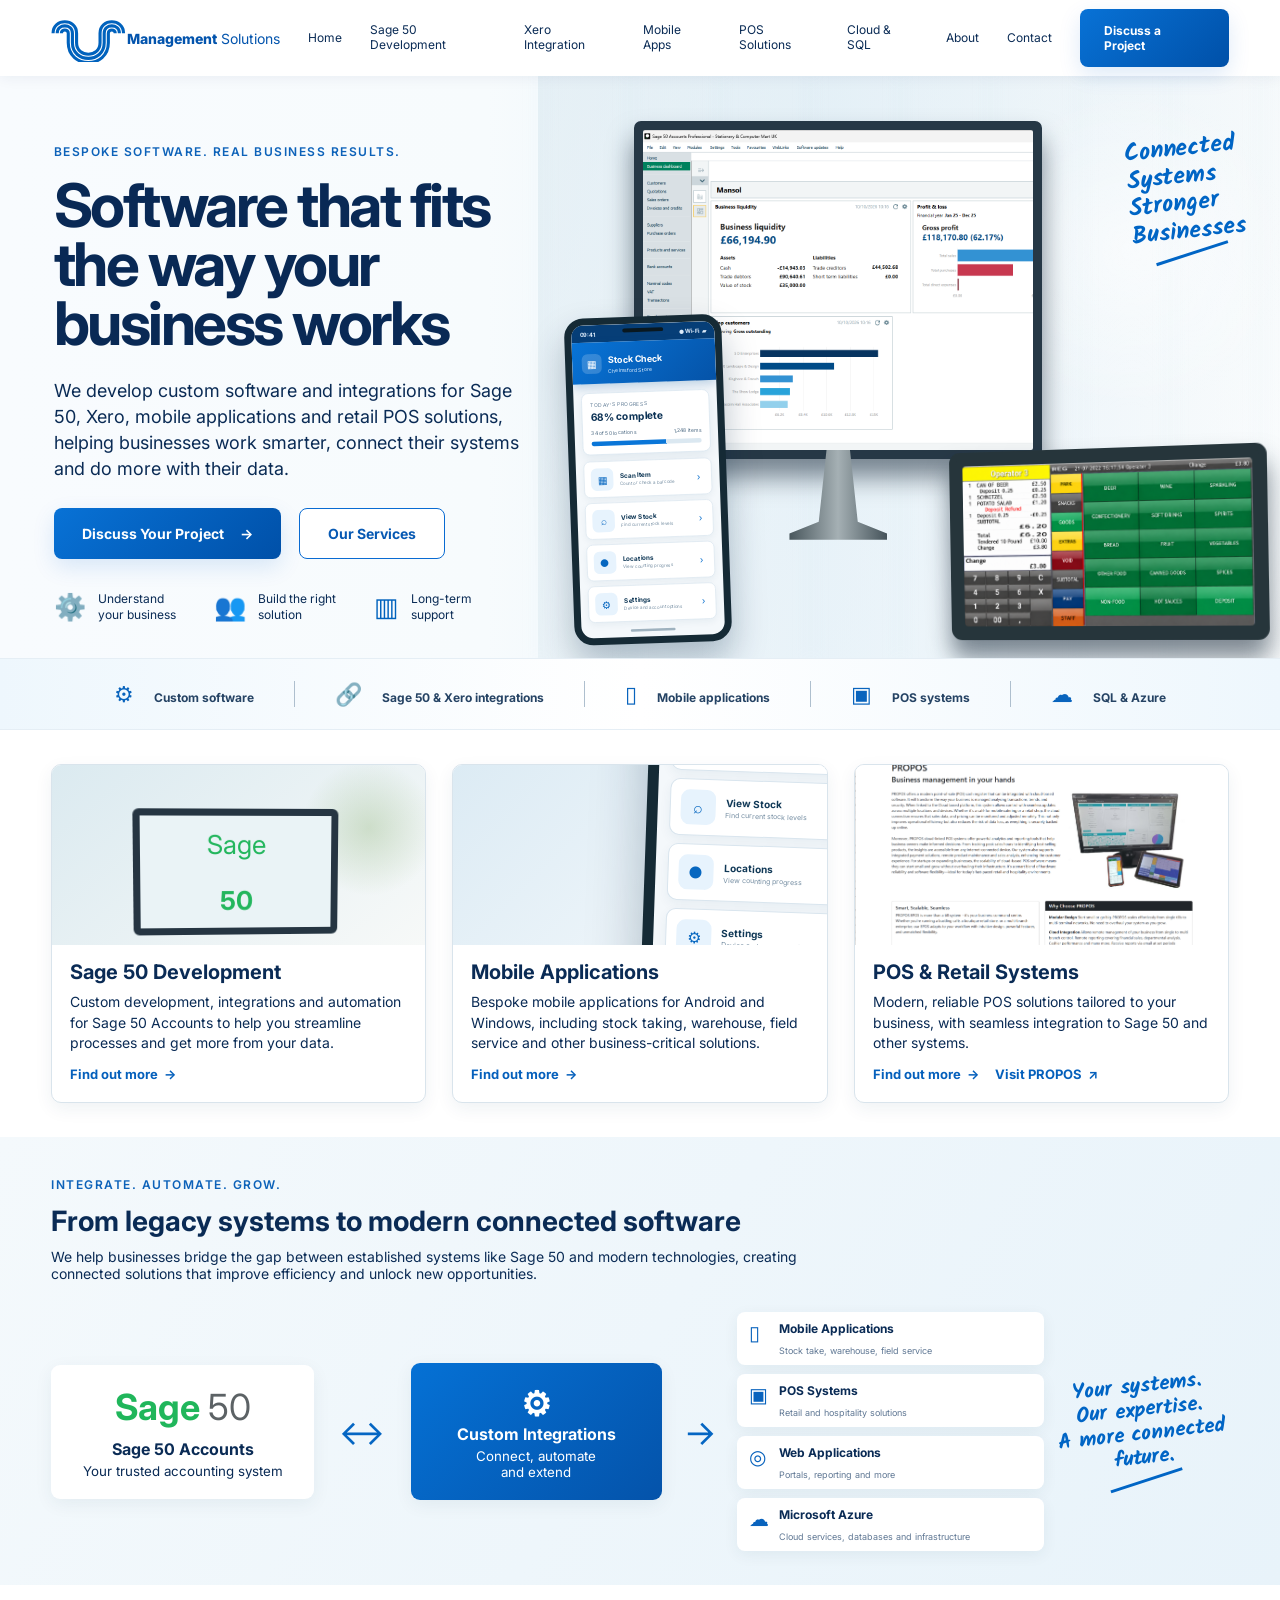
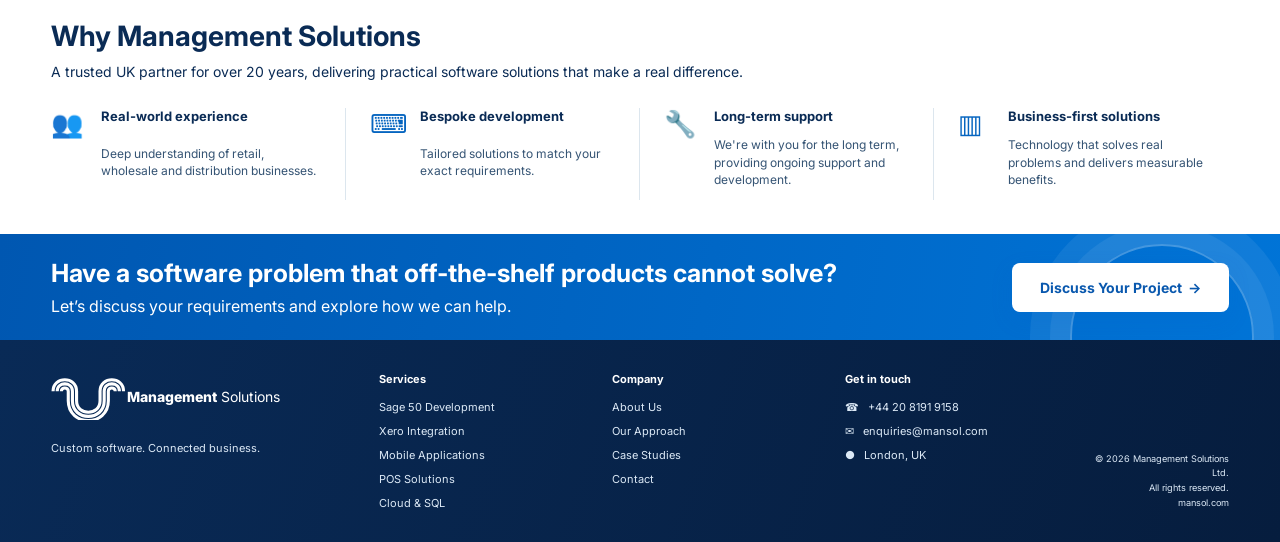
<file: index.html>
<!doctype html>
<html lang="en">
<head>
  <meta charset="utf-8">
  <meta name="viewport" content="width=device-width,initial-scale=1">
  <meta name="description" content="Management Solutions builds connected Sage 50 integrations, mobile applications and retail POS software for UK businesses.">
  <title>Management Solutions | Connected business software</title>
  <link rel="preconnect" href="https://fonts.googleapis.com">
  <link rel="preconnect" href="https://fonts.gstatic.com" crossorigin>
  <link href="https://fonts.googleapis.com/css2?family=Inter:wght@400;500;600;700;800&family=Kalam:wght@400;700&display=swap" rel="stylesheet">
  <link rel="stylesheet" href="styles.css"><link rel="stylesheet" href="home-pos.css"><link rel="stylesheet" href="mobile-screen.css"><link rel="stylesheet" href="home-mobile.css">
</head>
<body>
  <header class="site-header">
    <a class="brand" href="#top" aria-label="Management Solutions home">
      <svg class="brand-mark" viewBox="0 0 110 54" aria-hidden="true"><path d="M3 20c0-22 34-22 34 0v14c0 22 34 22 34 0V20c0-22 34-22 34 0"/><path d="M9 20c0-14 22-14 22 0v14c0 30 46 30 46 0V20c0-14 22-14 22 0"/><path d="M15 20c0-6 10-6 10 0v14c0 38 58 38 58 0V20c0-6 10-6 10 0"/></svg>
      <span><b>Management</b> Solutions</span>
    </a>
    <button class="menu-toggle" aria-expanded="false" aria-controls="main-nav"><span></span><span></span><span></span><span class="sr-only">Menu</span></button>
    <nav id="main-nav" class="main-nav" aria-label="Main navigation">
      <a class="active" href="index.html">Home</a><a href="sage-50-development.html">Sage 50 Development</a><a href="xero-integration.html">Xero Integration</a><a href="mobile-apps.html">Mobile Apps</a><a href="pos-solutions.html">POS Solutions</a><a href="cloud-sql.html">Cloud &amp; SQL</a><a href="about.html">About</a><a href="contact.html">Contact</a>
    </nav>
    <a class="button header-cta" href="discuss-project.html">Discuss a Project</a>
  </header>

  <main id="top">
    <section class="hero">
      <div class="hero-copy">
        <p class="eyebrow">Bespoke software. Real business results.</p>
        <h1>Software that fits<br>the way your<br>business works</h1>
        <p class="lead">We develop custom software and integrations for Sage 50, Xero, mobile applications and retail POS solutions, helping businesses work smarter, connect their systems and do more with their data.</p>
        <div class="actions"><a class="button" href="discuss-project.html">Discuss Your Project <span>→</span></a><a class="button button-outline" href="#services">Our Services</a></div>
        <div class="hero-points"><span>⚙️ <small>Understand<br>your business</small></span><span>👥 <small>Build the right<br>solution</small></span><span>▥ <small>Long-term<br>support</small></span></div>
      </div>
      <div class="hero-visual" aria-label="Connected software on desktop, mobile and retail devices">
        <div class="monitor sage-dashboard-monitor"><img src="sage-50-dashboard.png" alt="Sage 50 Accounts Professional business dashboard" width="1841" height="880"><div class="stand"></div></div>
        <div class="phone-symbol mobile-preview home-mobile-device" aria-label="Stock Check mobile application"><div class="mobile-status"><span>09:41</span><span>● Wi-Fi&nbsp; ▰</span></div><div class="mobile-appbar"><i>▦</i><div><strong>Stock Check</strong><small>Chelmsford Store</small></div></div><div class="mobile-summary"><small>Today’s progress</small><b>68% complete</b><div class="mobile-progress"><span>34 of 50 locations</span><span>1,248 items</span><i></i></div></div><div class="mobile-actions"><div class="mobile-action"><i>▦</i><div><strong>Scan Item</strong><small>Count or check a barcode</small></div><em>›</em></div><div class="mobile-action"><i>⌕</i><div><strong>View Stock</strong><small>Find current stock levels</small></div><em>›</em></div><div class="mobile-action"><i>●</i><div><strong>Locations</strong><small>View counting progress</small></div><em>›</em></div><div class="mobile-action"><i>⚙</i><div><strong>Settings</strong><small>Device and account options</small></div><em>›</em></div></div><div class="mobile-homebar"></div></div>
        <div class="pos home-pos-terminal"><img src="pos-terminal-english-v3.png" alt="English-language POS terminal screen" width="1673" height="940"></div>
        <p class="scribble hero-note">Connected<br>Systems<br>Stronger<br>Businesses <i></i></p>
      </div>
    </section>

    <div class="service-strip"><span>⚙ <b>Custom software</b></span><span>🔗 <b>Sage 50 &amp; Xero integrations</b></span><span>▯ <b>Mobile applications</b></span><span>▣ <b>POS systems</b></span><span>☁ <b>SQL &amp; Azure</b></span></div>

    <section id="services" class="section services">
      <article><div class="card-art sage-art"><div class="laptop"><span>Sage <b>50</b></span></div></div><div class="card-copy"><h2>Sage 50 Development</h2><p>Custom development, integrations and automation for Sage 50 Accounts to help you streamline processes and get more from your data.</p><a href="sage-50-development.html">Find out more &nbsp;→</a></div></article>
      <article><div class="card-art mobile-art stock-preview-art"><div class="phone-symbol mobile-preview card-mobile-device" aria-label="Stock Check mobile application preview"><div class="mobile-status"><span>09:41</span><span>● Wi-Fi&nbsp; ▰</span></div><div class="mobile-appbar"><i>▦</i><div><strong>Stock Check</strong><small>Chelmsford Store</small></div></div><div class="mobile-summary"><small>Today’s progress</small><b>68% complete</b><div class="mobile-progress"><span>34 of 50 locations</span><span>1,248 items</span><i></i></div></div><div class="mobile-actions"><div class="mobile-action"><i>▦</i><div><strong>Scan Item</strong><small>Count or check a barcode</small></div><em>›</em></div><div class="mobile-action"><i>⌕</i><div><strong>View Stock</strong><small>Find current stock levels</small></div><em>›</em></div><div class="mobile-action"><i>●</i><div><strong>Locations</strong><small>View counting progress</small></div><em>›</em></div><div class="mobile-action"><i>⚙</i><div><strong>Settings</strong><small>Device and account options</small></div><em>›</em></div></div><div class="mobile-homebar"></div></div></div><div class="card-copy"><h2>Mobile Applications</h2><p>Bespoke mobile applications for Android and Windows, including stock taking, warehouse, field service and other business-critical solutions.</p><a href="mobile-apps.html">Find out more &nbsp;→</a></div></article>
      <article><a class="card-art pos-art pos-photo propos-card-link" href="https://propos.co.uk" target="_blank" rel="noopener noreferrer" aria-label="Visit the PROPOS website"><img src="propos-pos-retail.png" alt="PROPOS cloud-connected POS and retail management systems" width="1607" height="1051"></a><div class="card-copy"><h2>POS &amp; Retail Systems</h2><p>Modern, reliable POS solutions tailored to your business, with seamless integration to Sage 50 and other systems.</p><a href="pos-solutions.html">Find out more &nbsp;→</a><a class="external-card-link" href="https://propos.co.uk" target="_blank" rel="noopener noreferrer">Visit PROPOS &nbsp;↗</a></div></article>
    </section>

    <section id="integration" class="integration section">
      <p class="eyebrow">Integrate. Automate. Grow.</p><h2>From legacy systems to modern connected software</h2><p>We help businesses bridge the gap between established systems like Sage 50 and modern technologies, creating connected solutions that improve efficiency and unlock new opportunities.</p>
      <div class="integration-map">
        <div class="node sage-node"><strong>Sage <i>50</i></strong><b>Sage 50 Accounts</b><small>Your trusted accounting system</small></div>
        <div class="map-arrow">↔</div>
        <div class="node hub"><strong>⚙</strong><b>Custom Integrations</b><small>Connect, automate<br>and extend</small></div>
        <div class="map-arrow">→</div>
        <div class="outputs"><span>▯ <b>Mobile Applications</b><small>Stock take, warehouse, field service</small></span><span>▣ <b>POS Systems</b><small>Retail and hospitality solutions</small></span><span>◎ <b>Web Applications</b><small>Portals, reporting and more</small></span><span>☁ <b>Microsoft Azure</b><small>Cloud services, databases and infrastructure</small></span></div>
        <p class="scribble map-note">Your systems.<br>Our expertise.<br>A more connected<br>future. <i></i></p>
      </div>
    </section>

    <section id="about" class="section why"><h2>Why Management Solutions</h2><p>A trusted UK partner for over 20 years, delivering practical software solutions that make a real difference.</p><div class="why-grid"><div><i>👥</i><b>Real-world experience</b><p>Deep understanding of retail, wholesale and distribution businesses.</p></div><div><i>⌨</i><b>Bespoke development</b><p>Tailored solutions to match your exact requirements.</p></div><div><i>🔧</i><b>Long-term support</b><p>We're with you for the long term, providing ongoing support and development.</p></div><div><i>▥</i><b>Business-first solutions</b><p>Technology that solves real problems and delivers measurable benefits.</p></div></div></section>

    <section id="contact" class="cta"><div><h2>Have a software problem that off-the-shelf products cannot solve?</h2><p>Let’s discuss your requirements and explore how we can help.</p></div><a class="button button-white" href="discuss-project.html">Discuss Your Project &nbsp;→</a></section>
  </main>

  <footer><div><a class="brand footer-brand" href="index.html"><svg class="brand-mark" viewBox="0 0 110 54"><path d="M3 20c0-22 34-22 34 0v14c0 22 34 22 34 0V20c0-22 34-22 34 0"/><path d="M9 20c0-14 22-14 22 0v14c0 30 46 30 46 0V20c0-14 22-14 22 0"/><path d="M15 20c0-6 10-6 10 0v14c0 38 58 38 58 0V20c0-6 10-6 10 0"/></svg><span><b>Management</b> Solutions</span></a><p>Custom software. Connected business.</p></div><div><b>Services</b><a href="sage-50-development.html">Sage 50 Development</a><a href="xero-integration.html">Xero Integration</a><a href="mobile-apps.html">Mobile Applications</a><a href="pos-solutions.html">POS Solutions</a><a href="cloud-sql.html">Cloud &amp; SQL</a></div><div><b>Company</b><a href="about.html">About Us</a><a href="about.html#approach">Our Approach</a><a href="case-studies.html">Case Studies</a><a href="contact.html">Contact</a></div><div><b>Get in touch</b><span>☎ &nbsp; +44 20 8191 9158</span><a href="mailto:enquiries@mansol.com">✉ &nbsp; enquiries@mansol.com</a><span>● &nbsp; London, UK</span></div><small>© 2026 Management Solutions Ltd.<br>All rights reserved.<br>mansol.com</small></footer>
  <script src="script.js"></script>
</body>
</html>
</file>
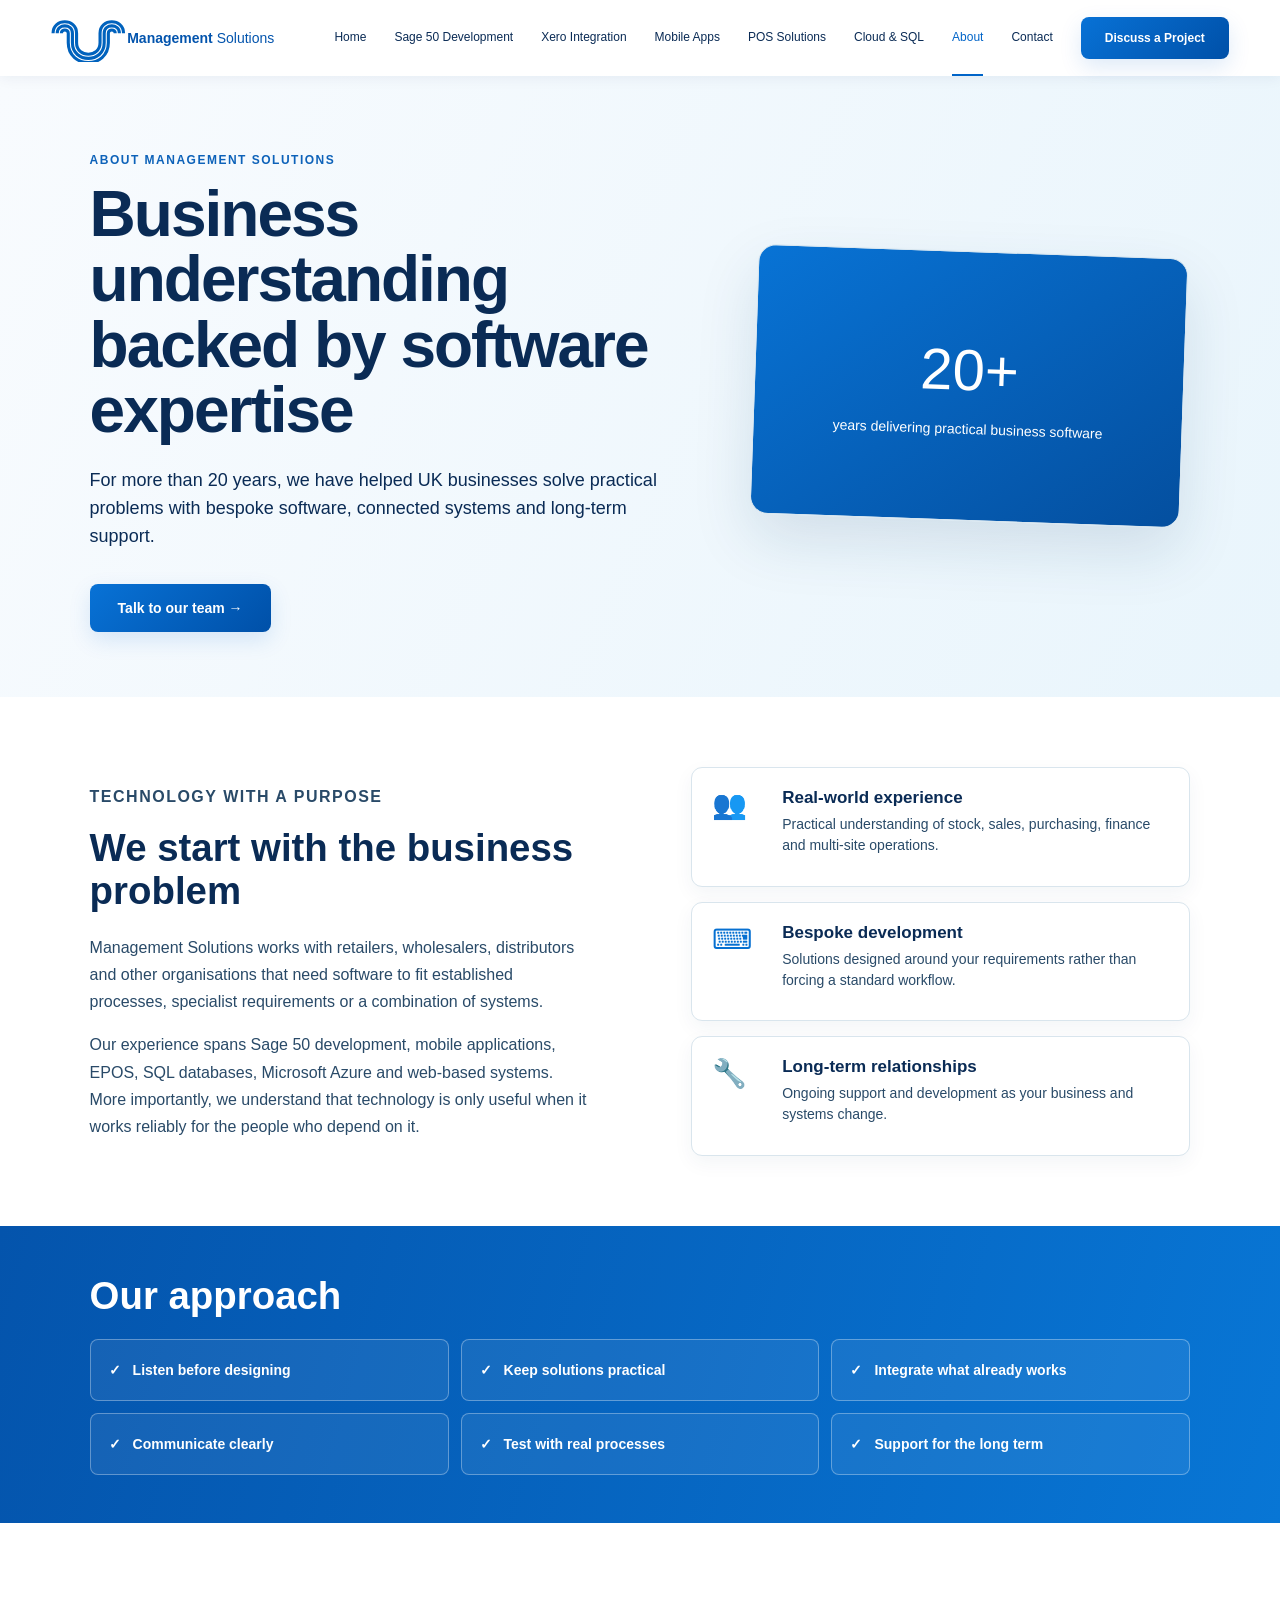
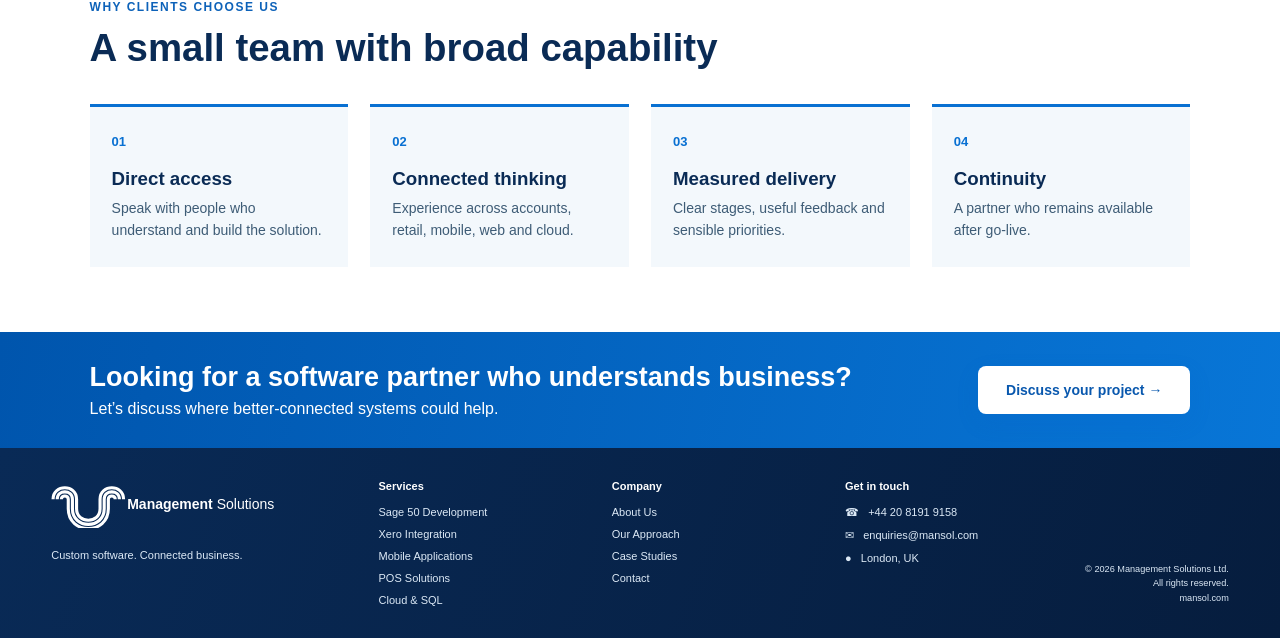
<file: about.html>
<!doctype html><html lang="en"><head><meta charset="utf-8"><meta name="viewport" content="width=device-width,initial-scale=1"><meta name="description" content="About Management Solutions, a UK bespoke software development company."><title>About Us | Management Solutions</title><link rel="stylesheet" href="styles.css"><link rel="stylesheet" href="pages.css"></head><body data-page="about"><div id="site-header"></div><main><section class="inner-hero"><div><p class="eyebrow">About Management Solutions</p><h1>Business understanding backed by software expertise</h1><p>For more than 20 years, we have helped UK businesses solve practical problems with bespoke software, connected systems and long-term support.</p><a class="button" href="discuss-project.html">Talk to our team →</a></div><div class="hero-symbol people-symbol">20+<small>years delivering practical business software</small></div></section><section class="content-section split"><div><p class="eyebrow">Technology with a purpose</p><h2>We start with the business problem</h2><p>Management Solutions works with retailers, wholesalers, distributors and other organisations that need software to fit established processes, specialist requirements or a combination of systems.</p><p>Our experience spans Sage 50 development, mobile applications, EPOS, SQL databases, Microsoft Azure and web-based systems. More importantly, we understand that technology is only useful when it works reliably for the people who depend on it.</p></div><div class="feature-list"><article><i>👥</i><div><h3>Real-world experience</h3><p>Practical understanding of stock, sales, purchasing, finance and multi-site operations.</p></div></article><article><i>⌨</i><div><h3>Bespoke development</h3><p>Solutions designed around your requirements rather than forcing a standard workflow.</p></div></article><article><i>🔧</i><div><h3>Long-term relationships</h3><p>Ongoing support and development as your business and systems change.</p></div></article></div></section><section id="approach" class="blue-band"><h2>Our approach</h2><div class="mini-grid"><span>Listen before designing</span><span>Keep solutions practical</span><span>Integrate what already works</span><span>Communicate clearly</span><span>Test with real processes</span><span>Support for the long term</span></div></section><section class="process-section"><p class="eyebrow">Why clients choose us</p><h2>A small team with broad capability</h2><div class="steps"><article><b>01</b><h3>Direct access</h3><p>Speak with people who understand and build the solution.</p></article><article><b>02</b><h3>Connected thinking</h3><p>Experience across accounts, retail, mobile, web and cloud.</p></article><article><b>03</b><h3>Measured delivery</h3><p>Clear stages, useful feedback and sensible priorities.</p></article><article><b>04</b><h3>Continuity</h3><p>A partner who remains available after go-live.</p></article></div></section><section class="page-cta"><div><h2>Looking for a software partner who understands business?</h2><p>Let’s discuss where better-connected systems could help.</p></div><a class="button button-white" href="discuss-project.html">Discuss your project →</a></section></main><div id="site-footer"></div><script src="site-shell.js"></script></body></html>
</file>
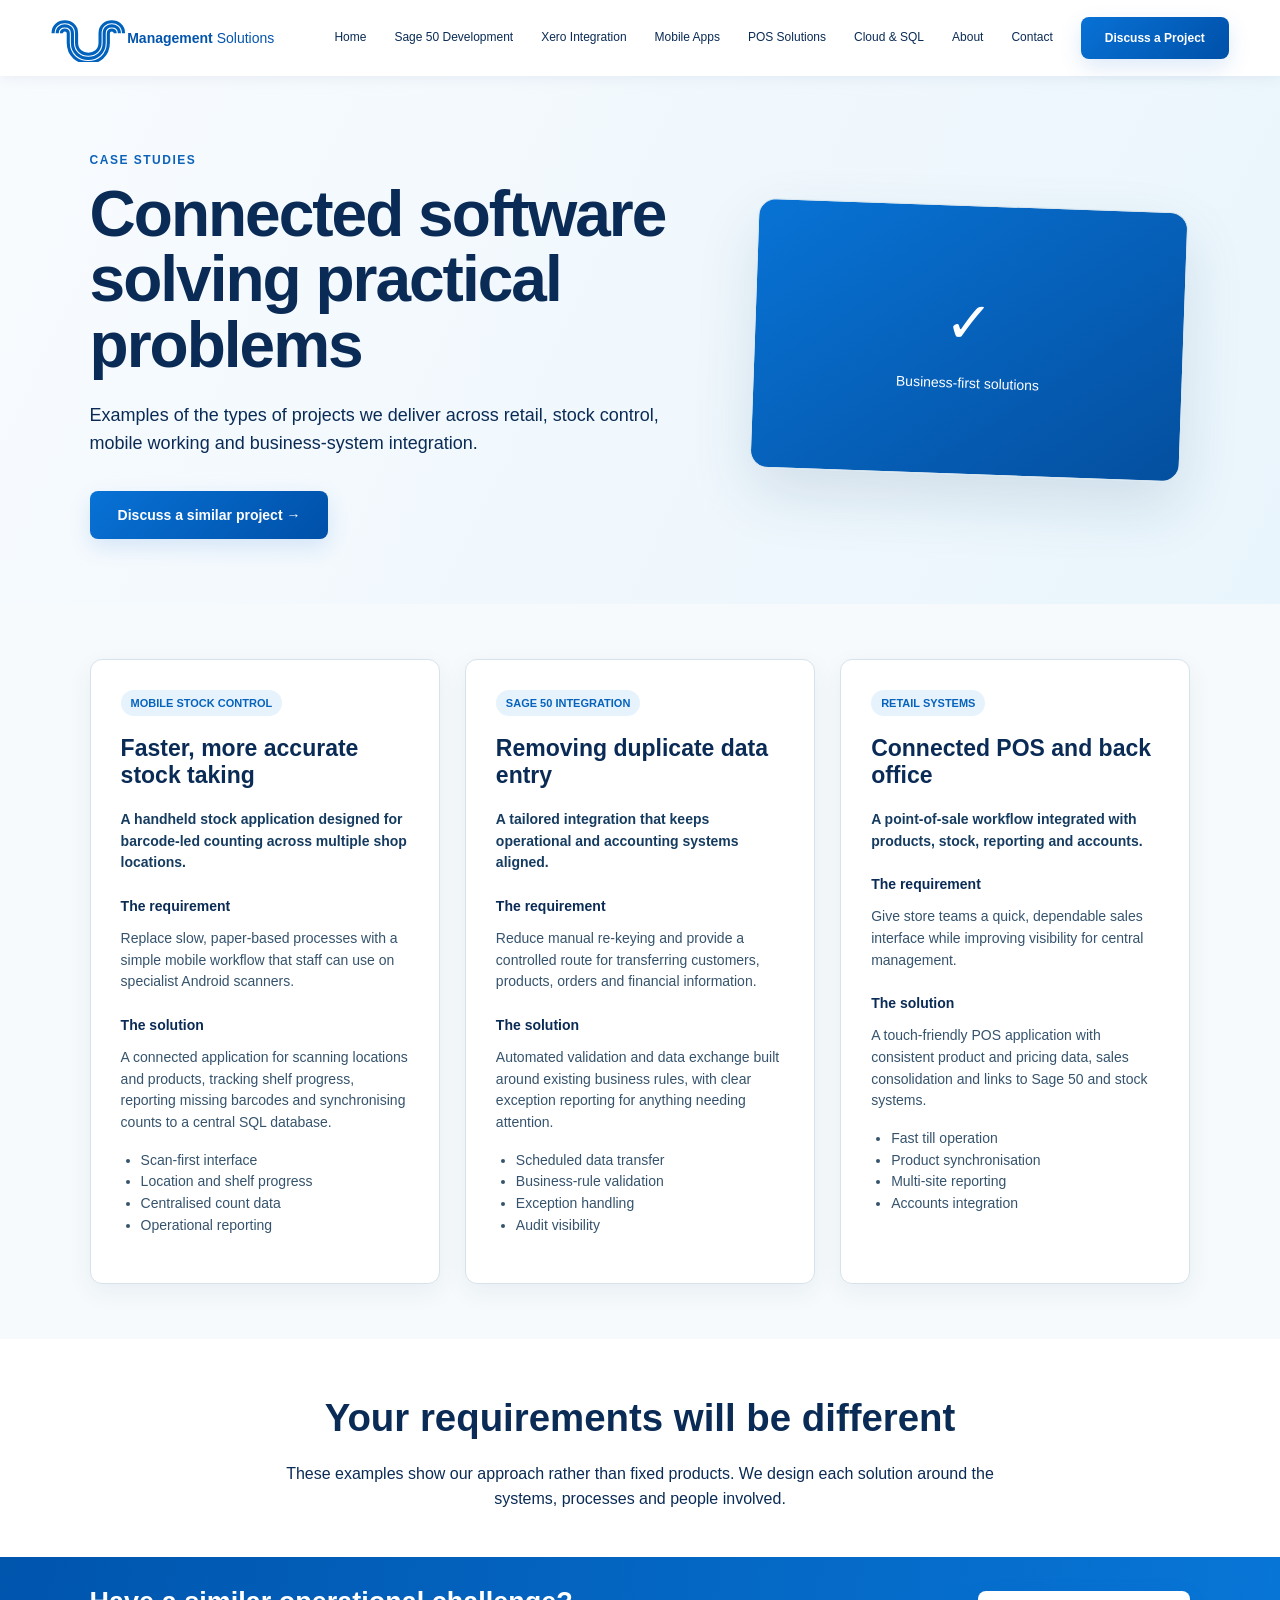
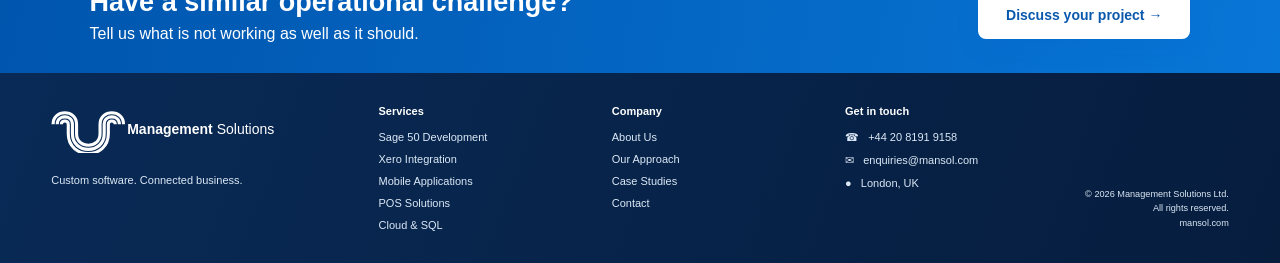
<file: case-studies.html>
<!doctype html><html lang="en"><head><meta charset="utf-8"><meta name="viewport" content="width=device-width,initial-scale=1"><meta name="description" content="Examples of connected software solutions from Management Solutions."><title>Case Studies | Management Solutions</title><link rel="stylesheet" href="styles.css"><link rel="stylesheet" href="pages.css"></head><body data-page="cases"><div id="site-header"></div><main><section class="inner-hero compact"><div><p class="eyebrow">Case studies</p><h1>Connected software solving practical problems</h1><p>Examples of the types of projects we deliver across retail, stock control, mobile working and business-system integration.</p><a class="button" href="discuss-project.html">Discuss a similar project →</a></div><div class="hero-symbol case-symbol">✓<small>Business-first solutions</small></div></section><section class="case-grid"><article><div class="case-tag">Mobile stock control</div><h2>Faster, more accurate stock taking</h2><p class="case-lead">A handheld stock application designed for barcode-led counting across multiple shop locations.</p><h3>The requirement</h3><p>Replace slow, paper-based processes with a simple mobile workflow that staff can use on specialist Android scanners.</p><h3>The solution</h3><p>A connected application for scanning locations and products, tracking shelf progress, reporting missing barcodes and synchronising counts to a central SQL database.</p><ul><li>Scan-first interface</li><li>Location and shelf progress</li><li>Centralised count data</li><li>Operational reporting</li></ul></article><article><div class="case-tag">Sage 50 integration</div><h2>Removing duplicate data entry</h2><p class="case-lead">A tailored integration that keeps operational and accounting systems aligned.</p><h3>The requirement</h3><p>Reduce manual re-keying and provide a controlled route for transferring customers, products, orders and financial information.</p><h3>The solution</h3><p>Automated validation and data exchange built around existing business rules, with clear exception reporting for anything needing attention.</p><ul><li>Scheduled data transfer</li><li>Business-rule validation</li><li>Exception handling</li><li>Audit visibility</li></ul></article><article><div class="case-tag">Retail systems</div><h2>Connected POS and back office</h2><p class="case-lead">A point-of-sale workflow integrated with products, stock, reporting and accounts.</p><h3>The requirement</h3><p>Give store teams a quick, dependable sales interface while improving visibility for central management.</p><h3>The solution</h3><p>A touch-friendly POS application with consistent product and pricing data, sales consolidation and links to Sage 50 and stock systems.</p><ul><li>Fast till operation</li><li>Product synchronisation</li><li>Multi-site reporting</li><li>Accounts integration</li></ul></article></section><section class="case-note"><h2>Your requirements will be different</h2><p>These examples show our approach rather than fixed products. We design each solution around the systems, processes and people involved.</p></section><section class="page-cta"><div><h2>Have a similar operational challenge?</h2><p>Tell us what is not working as well as it should.</p></div><a class="button button-white" href="discuss-project.html">Discuss your project →</a></section></main><div id="site-footer"></div><script src="site-shell.js"></script></body></html>
</file>
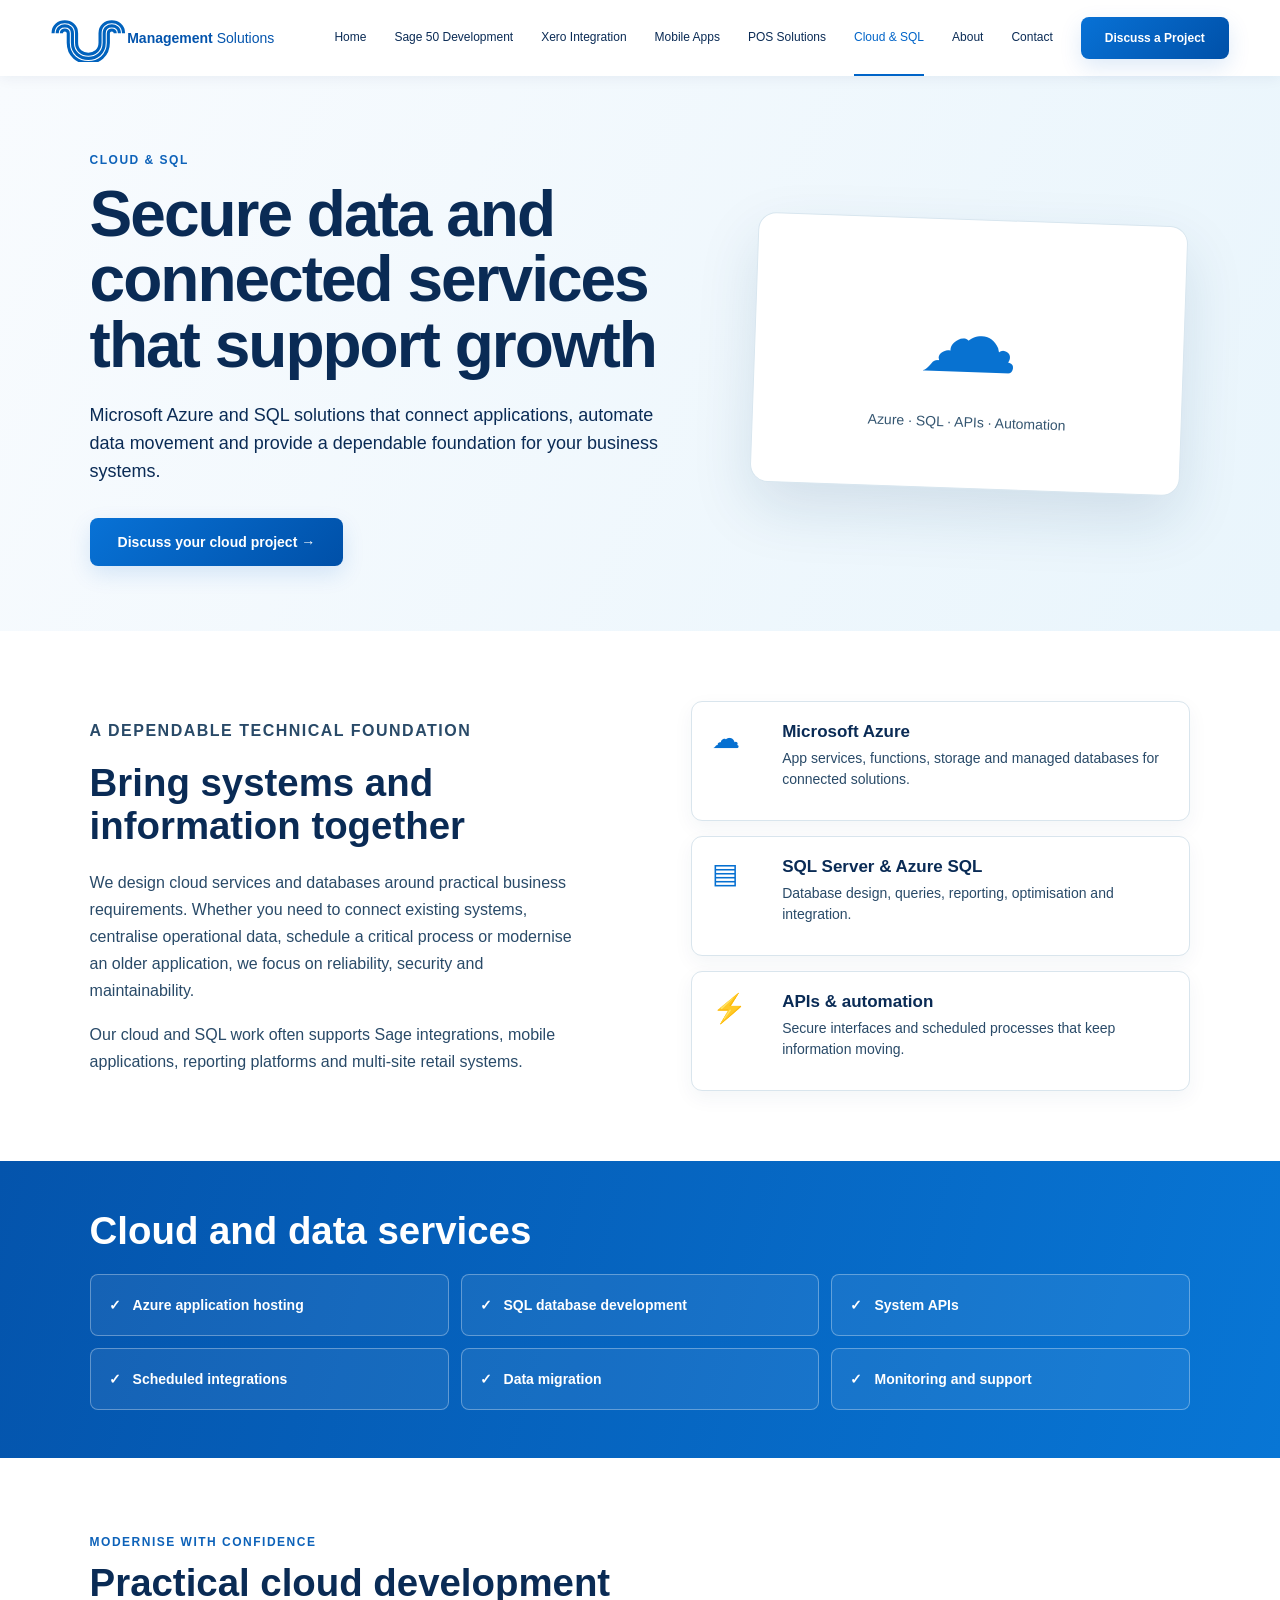
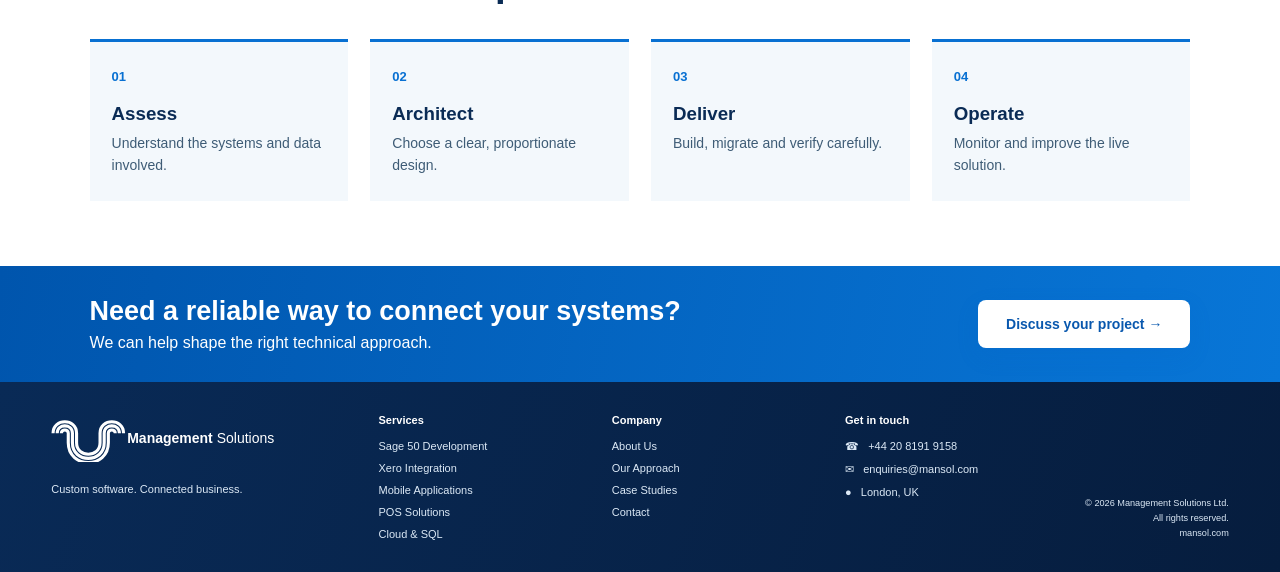
<file: cloud-sql.html>
<!doctype html><html lang="en"><head><meta charset="utf-8"><meta name="viewport" content="width=device-width,initial-scale=1"><meta name="description" content="Microsoft Azure, SQL Server, data integration and cloud software services."><title>Cloud & SQL | Management Solutions</title><link rel="stylesheet" href="styles.css"><link rel="stylesheet" href="pages.css"></head><body data-page="cloud"><div id="site-header"></div><main><section class="inner-hero"><div><p class="eyebrow">Cloud & SQL</p><h1>Secure data and connected services that support growth</h1><p>Microsoft Azure and SQL solutions that connect applications, automate data movement and provide a dependable foundation for your business systems.</p><a class="button" href="discuss-project.html">Discuss your cloud project →</a></div><div class="hero-symbol cloud-symbol">☁<small>Azure · SQL · APIs · Automation</small></div></section><section class="content-section split"><div><p class="eyebrow">A dependable technical foundation</p><h2>Bring systems and information together</h2><p>We design cloud services and databases around practical business requirements. Whether you need to connect existing systems, centralise operational data, schedule a critical process or modernise an older application, we focus on reliability, security and maintainability.</p><p>Our cloud and SQL work often supports Sage integrations, mobile applications, reporting platforms and multi-site retail systems.</p></div><div class="feature-list"><article><i>☁</i><div><h3>Microsoft Azure</h3><p>App services, functions, storage and managed databases for connected solutions.</p></div></article><article><i>▤</i><div><h3>SQL Server & Azure SQL</h3><p>Database design, queries, reporting, optimisation and integration.</p></div></article><article><i>⚡</i><div><h3>APIs & automation</h3><p>Secure interfaces and scheduled processes that keep information moving.</p></div></article></div></section><section class="blue-band"><h2>Cloud and data services</h2><div class="mini-grid"><span>Azure application hosting</span><span>SQL database development</span><span>System APIs</span><span>Scheduled integrations</span><span>Data migration</span><span>Monitoring and support</span></div></section><section class="process-section"><p class="eyebrow">Modernise with confidence</p><h2>Practical cloud development</h2><div class="steps"><article><b>01</b><h3>Assess</h3><p>Understand the systems and data involved.</p></article><article><b>02</b><h3>Architect</h3><p>Choose a clear, proportionate design.</p></article><article><b>03</b><h3>Deliver</h3><p>Build, migrate and verify carefully.</p></article><article><b>04</b><h3>Operate</h3><p>Monitor and improve the live solution.</p></article></div></section><section class="page-cta"><div><h2>Need a reliable way to connect your systems?</h2><p>We can help shape the right technical approach.</p></div><a class="button button-white" href="discuss-project.html">Discuss your project →</a></section></main><div id="site-footer"></div><script src="site-shell.js"></script></body></html>
</file>
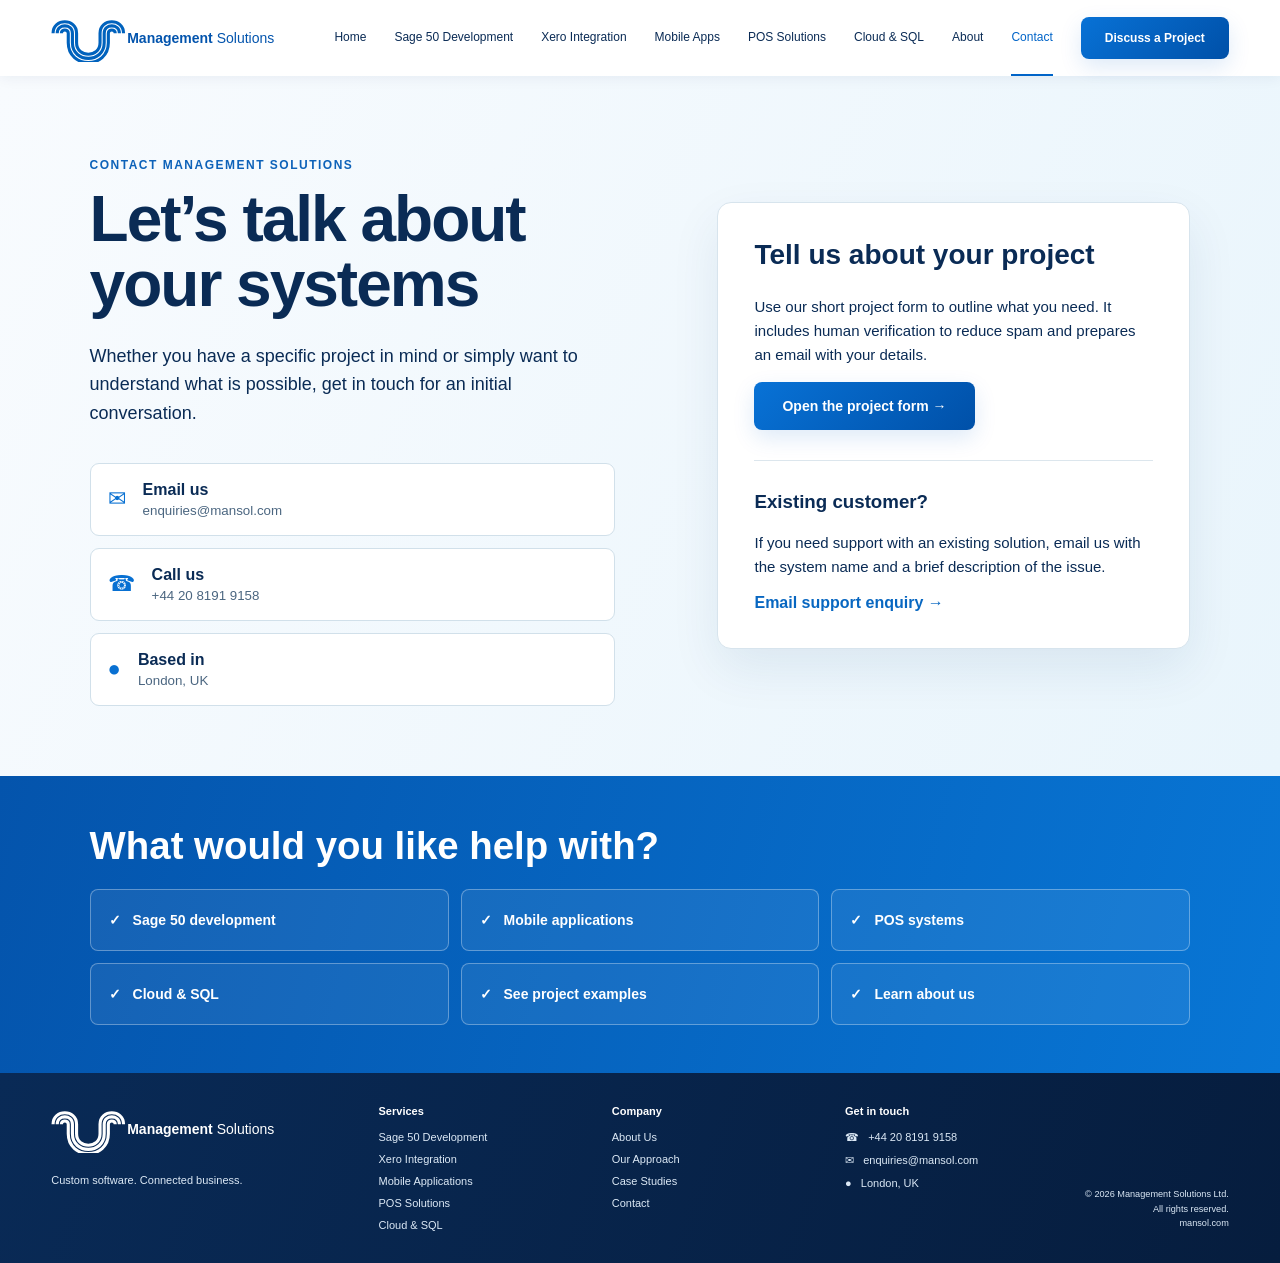
<file: contact.html>
<!doctype html><html lang="en"><head><meta charset="utf-8"><meta name="viewport" content="width=device-width,initial-scale=1"><meta name="description" content="Contact Management Solutions about bespoke software, Sage 50, mobile, POS, SQL or Azure development."><title>Contact | Management Solutions</title><link rel="stylesheet" href="styles.css"><link rel="stylesheet" href="pages.css"></head><body data-page="contact"><div id="site-header"></div><main><section class="contact-page"><div><p class="eyebrow">Contact Management Solutions</p><h1>Let’s talk about your systems</h1><p>Whether you have a specific project in mind or simply want to understand what is possible, get in touch for an initial conversation.</p><div class="contact-cards"><a href="mailto:enquiries@mansol.com"><i>✉</i><span><b>Email us</b><small>enquiries@mansol.com</small></span></a><a href="tel:+442081919158"><i>☎</i><span><b>Call us</b><small>+44 20 8191 9158</small></span></a><div><i>●</i><span><b>Based in</b><small>London, UK</small></span></div></div></div><div class="contact-choice"><h2>Tell us about your project</h2><p>Use our short project form to outline what you need. It includes human verification to reduce spam and prepares an email with your details.</p><a class="button" href="discuss-project.html">Open the project form →</a><hr><h3>Existing customer?</h3><p>If you need support with an existing solution, email us with the system name and a brief description of the issue.</p><a class="text-link" href="mailto:enquiries@mansol.com?subject=Existing%20system%20support">Email support enquiry →</a></div></section><section class="blue-band contact-band"><h2>What would you like help with?</h2><div class="mini-grid"><a href="sage-50-development.html">Sage 50 development</a><a href="mobile-apps.html">Mobile applications</a><a href="pos-solutions.html">POS systems</a><a href="cloud-sql.html">Cloud & SQL</a><a href="case-studies.html">See project examples</a><a href="about.html">Learn about us</a></div></section></main><div id="site-footer"></div><script src="site-shell.js"></script></body></html>
</file>
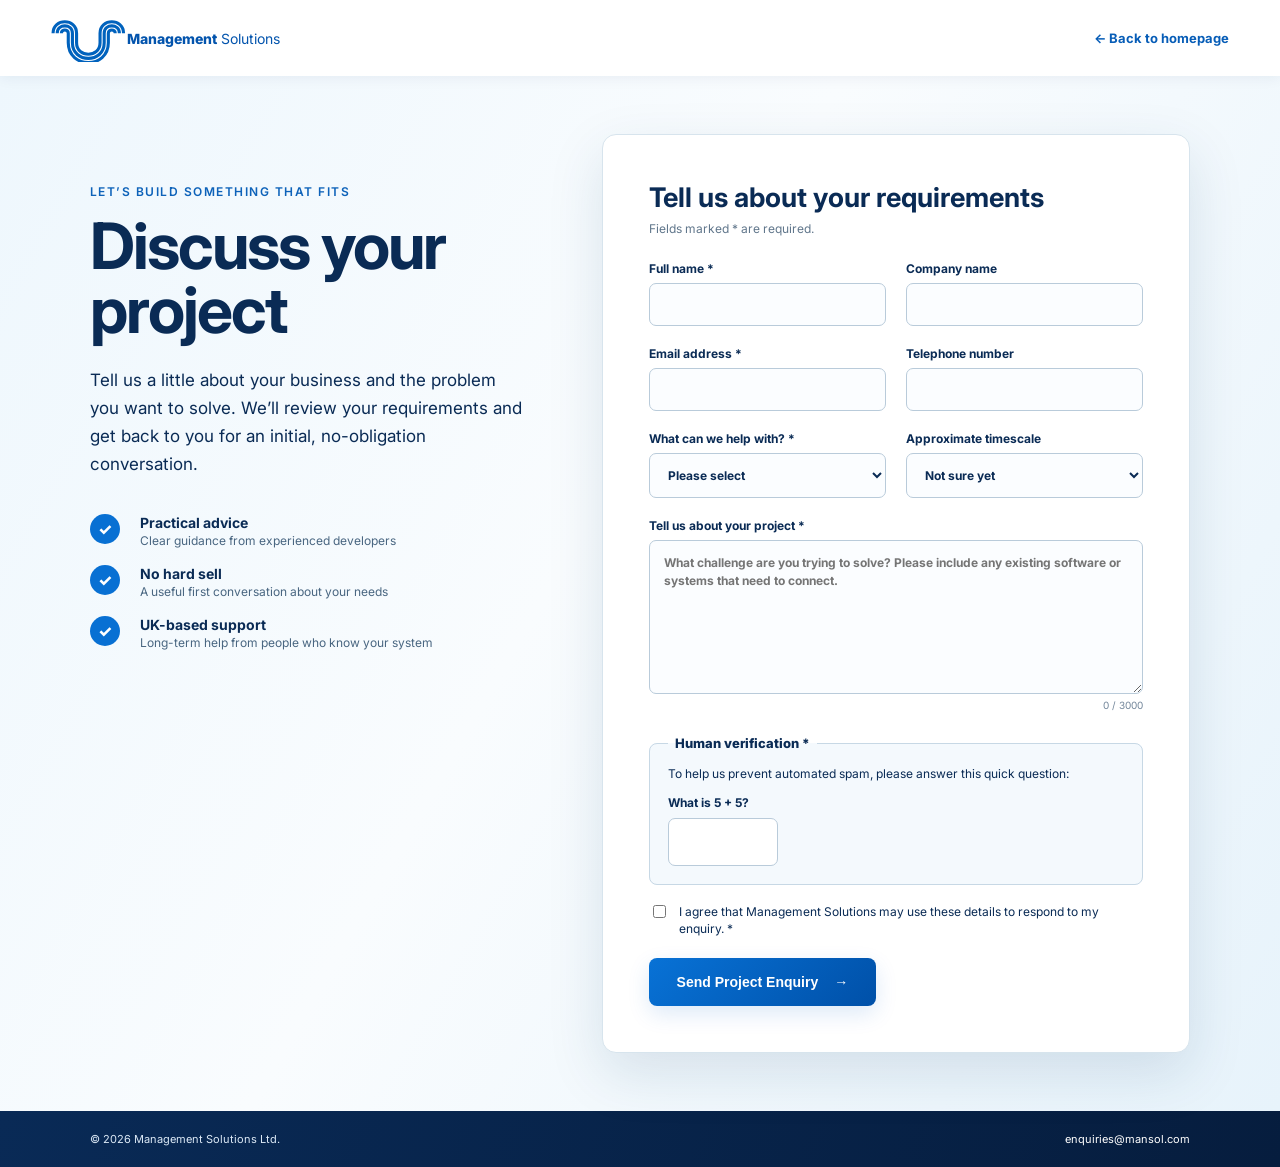
<file: discuss-project.html>
<!doctype html>
<html lang="en">
<head>
  <meta charset="utf-8">
  <meta name="viewport" content="width=device-width,initial-scale=1">
  <meta name="description" content="Tell Management Solutions about your Sage 50, Xero, mobile, POS or cloud software project.">
  <title>Discuss Your Project | Management Solutions</title>
  <link rel="preconnect" href="https://fonts.googleapis.com">
  <link rel="preconnect" href="https://fonts.gstatic.com" crossorigin>
  <link href="https://fonts.googleapis.com/css2?family=Inter:wght@400;500;600;700;800&display=swap" rel="stylesheet">
  <link rel="stylesheet" href="styles.css">
</head>
<body>
  <header class="site-header">
    <a class="brand" href="index.html" aria-label="Management Solutions home"><svg class="brand-mark" viewBox="0 0 110 54" aria-hidden="true"><path d="M3 20c0-22 34-22 34 0v14c0 22 34 22 34 0V20c0-22 34-22 34 0"/><path d="M9 20c0-14 22-14 22 0v14c0 30 46 30 46 0V20c0-14 22-14 22 0"/><path d="M15 20c0-6 10-6 10 0v14c0 38 58 38 58 0V20c0-6 10-6 10 0"/></svg><span><b>Management</b> Solutions</span></a>
    <a class="back-link" href="index.html">← Back to homepage</a>
  </header>
  <main class="project-page">
    <section class="project-intro">
      <p class="eyebrow">Let’s build something that fits</p>
      <h1>Discuss your project</h1>
      <p>Tell us a little about your business and the problem you want to solve. We’ll review your requirements and get back to you for an initial, no-obligation conversation.</p>
      <div class="contact-highlights"><span><b>Practical advice</b><small>Clear guidance from experienced developers</small></span><span><b>No hard sell</b><small>A useful first conversation about your needs</small></span><span><b>UK-based support</b><small>Long-term help from people who know your system</small></span></div>
    </section>
    <section class="form-panel" aria-labelledby="form-title">
      <h2 id="form-title">Tell us about your requirements</h2>
      <p class="form-note">Fields marked * are required.</p>
      <form id="project-form" novalidate>
        <input type="text" name="website" class="bot-field" tabindex="-1" autocomplete="off" aria-hidden="true">
        <input type="hidden" id="form-started" name="form_started">
        <div class="form-grid">
          <label>Full name *<input name="name" type="text" autocomplete="name" required maxlength="100"></label>
          <label>Company name<input name="company" type="text" autocomplete="organization" maxlength="120"></label>
          <label>Email address *<input name="email" type="email" autocomplete="email" required maxlength="160"></label>
          <label>Telephone number<input name="phone" type="tel" autocomplete="tel" maxlength="30"></label>
          <label>What can we help with? *<select name="service" required><option value="">Please select</option><option>Sage 50 development or integration</option><option>Xero integration</option><option>Mobile application</option><option>POS or retail system</option><option>SQL or Microsoft Azure</option><option>Web application or customer portal</option><option>Existing system support</option><option>Something else</option></select></label>
          <label>Approximate timescale<select name="timescale"><option value="">Not sure yet</option><option>As soon as possible</option><option>Within 1–3 months</option><option>Within 3–6 months</option><option>More than 6 months</option></select></label>
          <label class="full">Tell us about your project *<textarea name="details" rows="7" required minlength="20" maxlength="3000" placeholder="What challenge are you trying to solve? Please include any existing software or systems that need to connect."></textarea><small class="count">0 / 3000</small></label>
        </div>
        <fieldset class="human-check"><legend>Human verification *</legend><p>To help us prevent automated spam, please answer this quick question:</p><label id="challenge-label" for="challenge"></label><input id="challenge" name="challenge" type="number" inputmode="numeric" required autocomplete="off"></fieldset>
        <label class="consent"><input type="checkbox" name="consent" required> <span>I agree that Management Solutions may use these details to respond to my enquiry. *</span></label>
        <div id="form-message" class="form-message" role="alert" aria-live="polite"></div>
        <button class="button submit-button" type="submit">Send Project Enquiry <span>→</span></button>
      </form>
    </section>
  </main>
  <footer class="project-footer"><span>© 2026 Management Solutions Ltd.</span><a href="mailto:enquiries@mansol.com">enquiries@mansol.com</a></footer>
  <script src="project-form.js"></script>
</body>
</html>
</file>
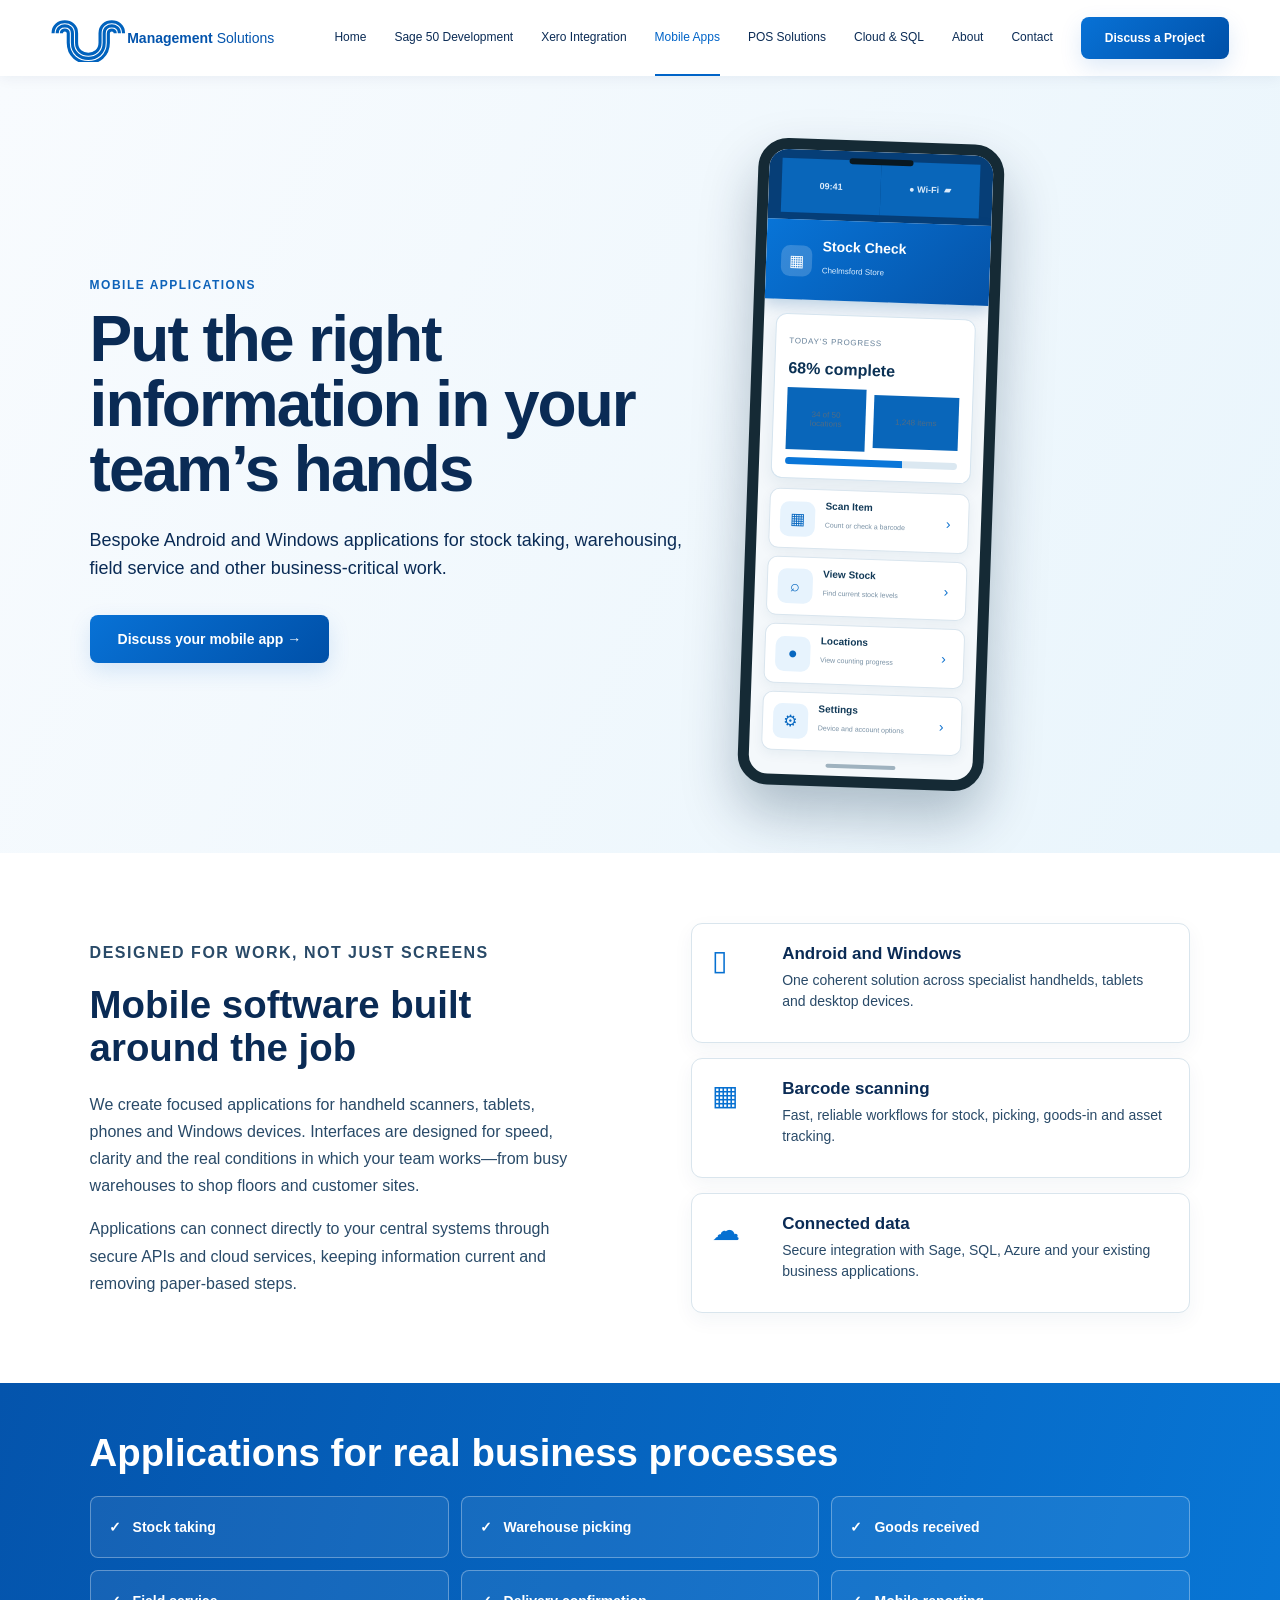
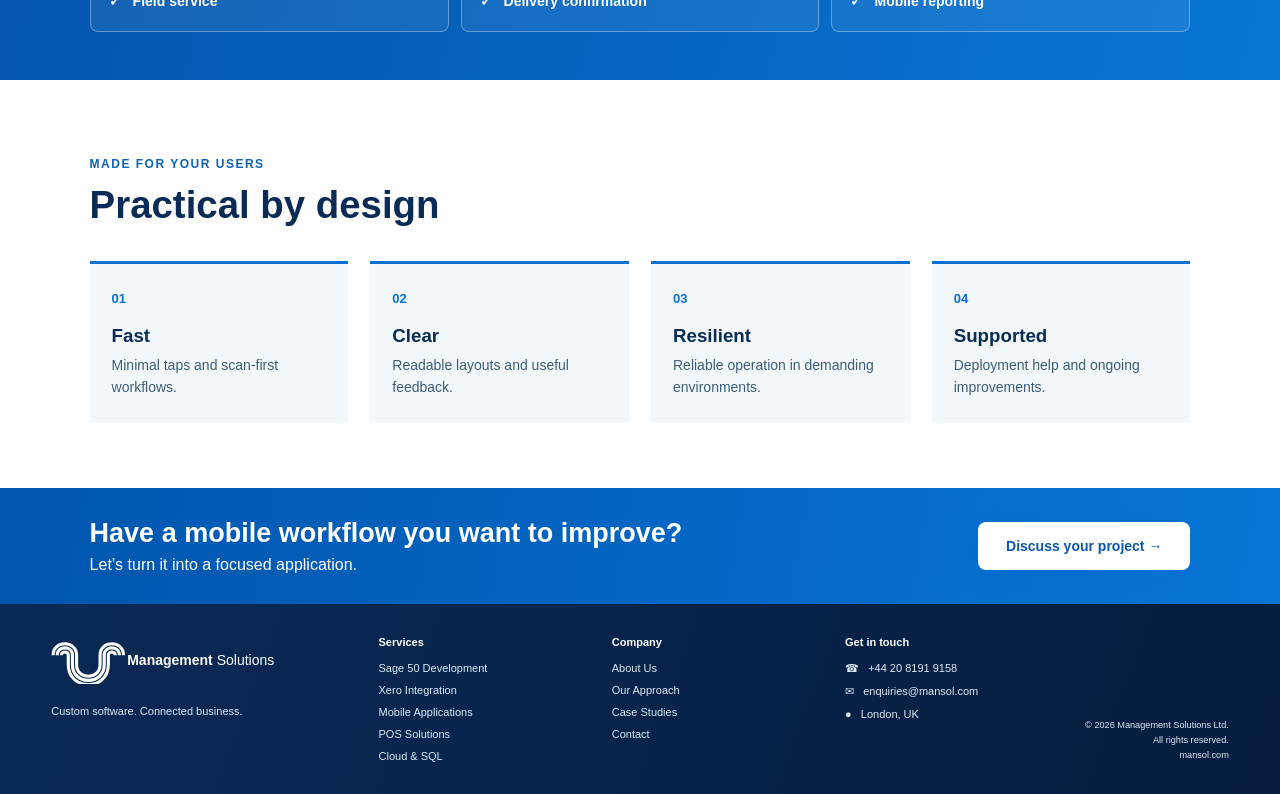
<file: mobile-apps.html>
<!doctype html><html lang="en"><head><meta charset="utf-8"><meta name="viewport" content="width=device-width,initial-scale=1"><meta name="description" content="Bespoke Android and Windows mobile business applications from Management Solutions."><title>Mobile Applications | Management Solutions</title><link rel="stylesheet" href="styles.css"><link rel="stylesheet" href="pages.css"><link rel="stylesheet" href="mobile-screen.css"></head><body data-page="mobile"><div id="site-header"></div><main><section class="inner-hero"><div><p class="eyebrow">Mobile applications</p><h1>Put the right information in your team’s hands</h1><p>Bespoke Android and Windows applications for stock taking, warehousing, field service and other business-critical work.</p><a class="button" href="discuss-project.html">Discuss your mobile app →</a></div><div class="phone-symbol mobile-preview" aria-label="Stock Check application preview"><div class="mobile-status"><span>09:41</span><span>● Wi-Fi&nbsp; ▰</span></div><div class="mobile-appbar"><i>▦</i><div><strong>Stock Check</strong><small>Chelmsford Store</small></div></div><div class="mobile-summary"><small>Today’s progress</small><b>68% complete</b><div class="mobile-progress"><span>34 of 50 locations</span><span>1,248 items</span><i></i></div></div><div class="mobile-actions"><div class="mobile-action"><i>▦</i><div><strong>Scan Item</strong><small>Count or check a barcode</small></div><em>›</em></div><div class="mobile-action"><i>⌕</i><div><strong>View Stock</strong><small>Find current stock levels</small></div><em>›</em></div><div class="mobile-action"><i>●</i><div><strong>Locations</strong><small>View counting progress</small></div><em>›</em></div><div class="mobile-action"><i>⚙</i><div><strong>Settings</strong><small>Device and account options</small></div><em>›</em></div></div><div class="mobile-homebar"></div></div></section><section class="content-section split"><div><p class="eyebrow">Designed for work, not just screens</p><h2>Mobile software built around the job</h2><p>We create focused applications for handheld scanners, tablets, phones and Windows devices. Interfaces are designed for speed, clarity and the real conditions in which your team works—from busy warehouses to shop floors and customer sites.</p><p>Applications can connect directly to your central systems through secure APIs and cloud services, keeping information current and removing paper-based steps.</p></div><div class="feature-list"><article><i>▯</i><div><h3>Android and Windows</h3><p>One coherent solution across specialist handhelds, tablets and desktop devices.</p></div></article><article><i>▦</i><div><h3>Barcode scanning</h3><p>Fast, reliable workflows for stock, picking, goods-in and asset tracking.</p></div></article><article><i>☁</i><div><h3>Connected data</h3><p>Secure integration with Sage, SQL, Azure and your existing business applications.</p></div></article></div></section><section class="blue-band"><h2>Applications for real business processes</h2><div class="mini-grid"><span>Stock taking</span><span>Warehouse picking</span><span>Goods received</span><span>Field service</span><span>Delivery confirmation</span><span>Mobile reporting</span></div></section><section class="process-section"><p class="eyebrow">Made for your users</p><h2>Practical by design</h2><div class="steps"><article><b>01</b><h3>Fast</h3><p>Minimal taps and scan-first workflows.</p></article><article><b>02</b><h3>Clear</h3><p>Readable layouts and useful feedback.</p></article><article><b>03</b><h3>Resilient</h3><p>Reliable operation in demanding environments.</p></article><article><b>04</b><h3>Supported</h3><p>Deployment help and ongoing improvements.</p></article></div></section><section class="page-cta"><div><h2>Have a mobile workflow you want to improve?</h2><p>Let’s turn it into a focused application.</p></div><a class="button button-white" href="discuss-project.html">Discuss your project →</a></section></main><div id="site-footer"></div><script src="site-shell.js"></script></body></html>
</file>
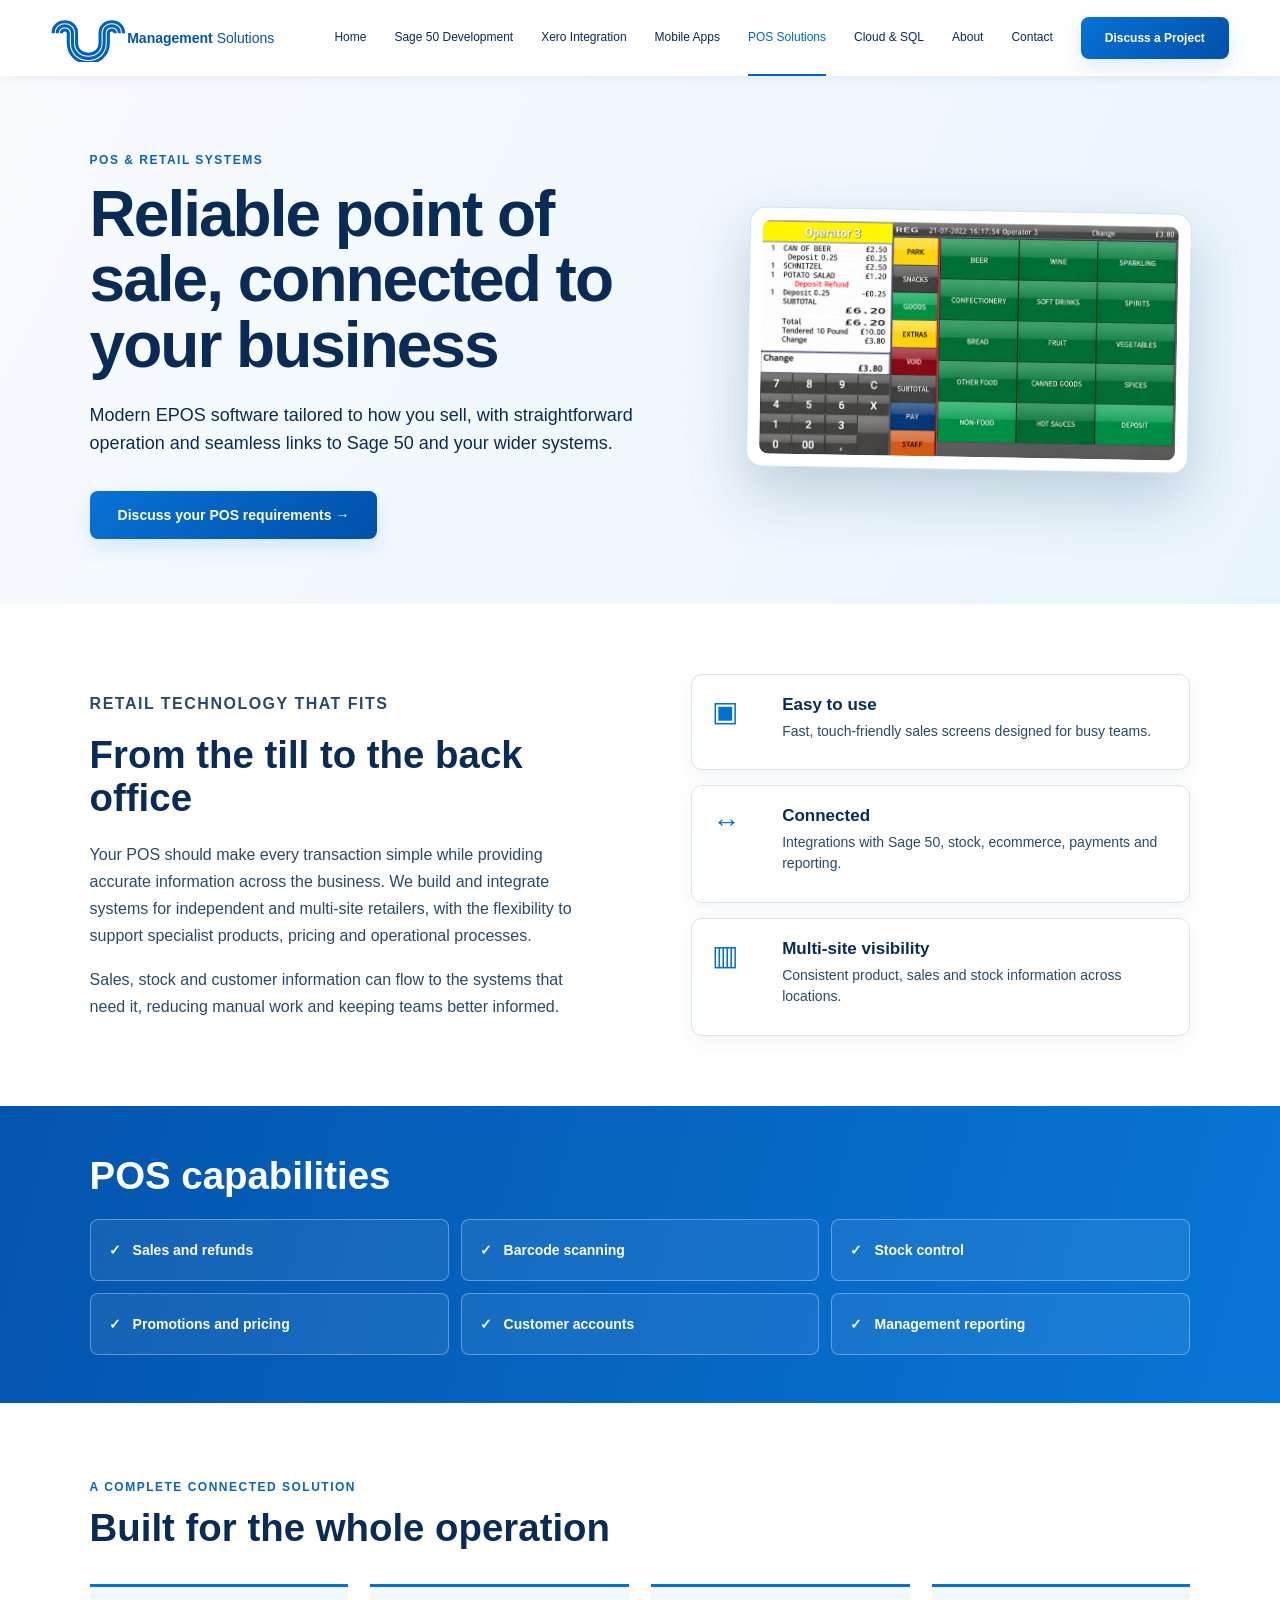
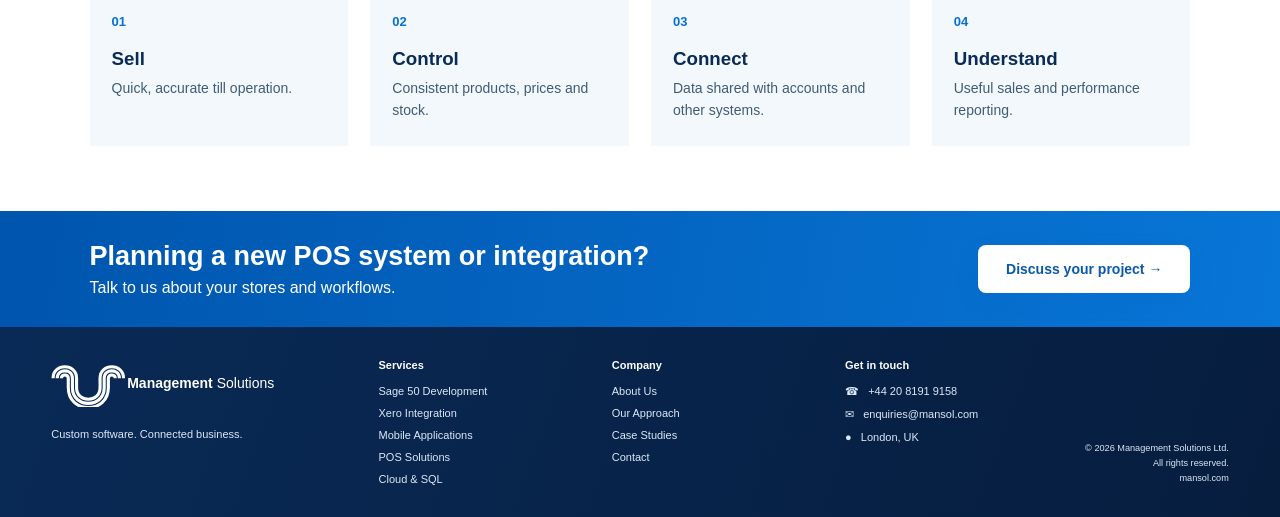
<file: pos-solutions.html>
<!doctype html><html lang="en"><head><meta charset="utf-8"><meta name="viewport" content="width=device-width,initial-scale=1"><meta name="description" content="Connected retail and hospitality POS systems tailored to your business."><title>POS Solutions | Management Solutions</title><link rel="stylesheet" href="styles.css"><link rel="stylesheet" href="pages.css"><link rel="stylesheet" href="pos-screen.css"></head><body data-page="pos"><div id="site-header"></div><main><section class="inner-hero"><div><p class="eyebrow">POS & retail systems</p><h1>Reliable point of sale, connected to your business</h1><p>Modern EPOS software tailored to how you sell, with straightforward operation and seamless links to Sage 50 and your wider systems.</p><a class="button" href="discuss-project.html">Discuss your POS requirements →</a></div><figure class="pos-screen-graphic"><img src="pos-terminal-english-v3.png" alt="English-language point-of-sale till screen showing receipt, payment keypad and product department buttons" width="1673" height="940"></figure></section><section class="content-section split"><div><p class="eyebrow">Retail technology that fits</p><h2>From the till to the back office</h2><p>Your POS should make every transaction simple while providing accurate information across the business. We build and integrate systems for independent and multi-site retailers, with the flexibility to support specialist products, pricing and operational processes.</p><p>Sales, stock and customer information can flow to the systems that need it, reducing manual work and keeping teams better informed.</p></div><div class="feature-list"><article><i>▣</i><div><h3>Easy to use</h3><p>Fast, touch-friendly sales screens designed for busy teams.</p></div></article><article><i>↔</i><div><h3>Connected</h3><p>Integrations with Sage 50, stock, ecommerce, payments and reporting.</p></div></article><article><i>▥</i><div><h3>Multi-site visibility</h3><p>Consistent product, sales and stock information across locations.</p></div></article></div></section><section class="blue-band"><h2>POS capabilities</h2><div class="mini-grid"><span>Sales and refunds</span><span>Barcode scanning</span><span>Stock control</span><span>Promotions and pricing</span><span>Customer accounts</span><span>Management reporting</span></div></section><section class="process-section"><p class="eyebrow">A complete connected solution</p><h2>Built for the whole operation</h2><div class="steps"><article><b>01</b><h3>Sell</h3><p>Quick, accurate till operation.</p></article><article><b>02</b><h3>Control</h3><p>Consistent products, prices and stock.</p></article><article><b>03</b><h3>Connect</h3><p>Data shared with accounts and other systems.</p></article><article><b>04</b><h3>Understand</h3><p>Useful sales and performance reporting.</p></article></div></section><section class="page-cta"><div><h2>Planning a new POS system or integration?</h2><p>Talk to us about your stores and workflows.</p></div><a class="button button-white" href="discuss-project.html">Discuss your project →</a></section></main><div id="site-footer"></div><script src="site-shell.js"></script></body></html>
</file>
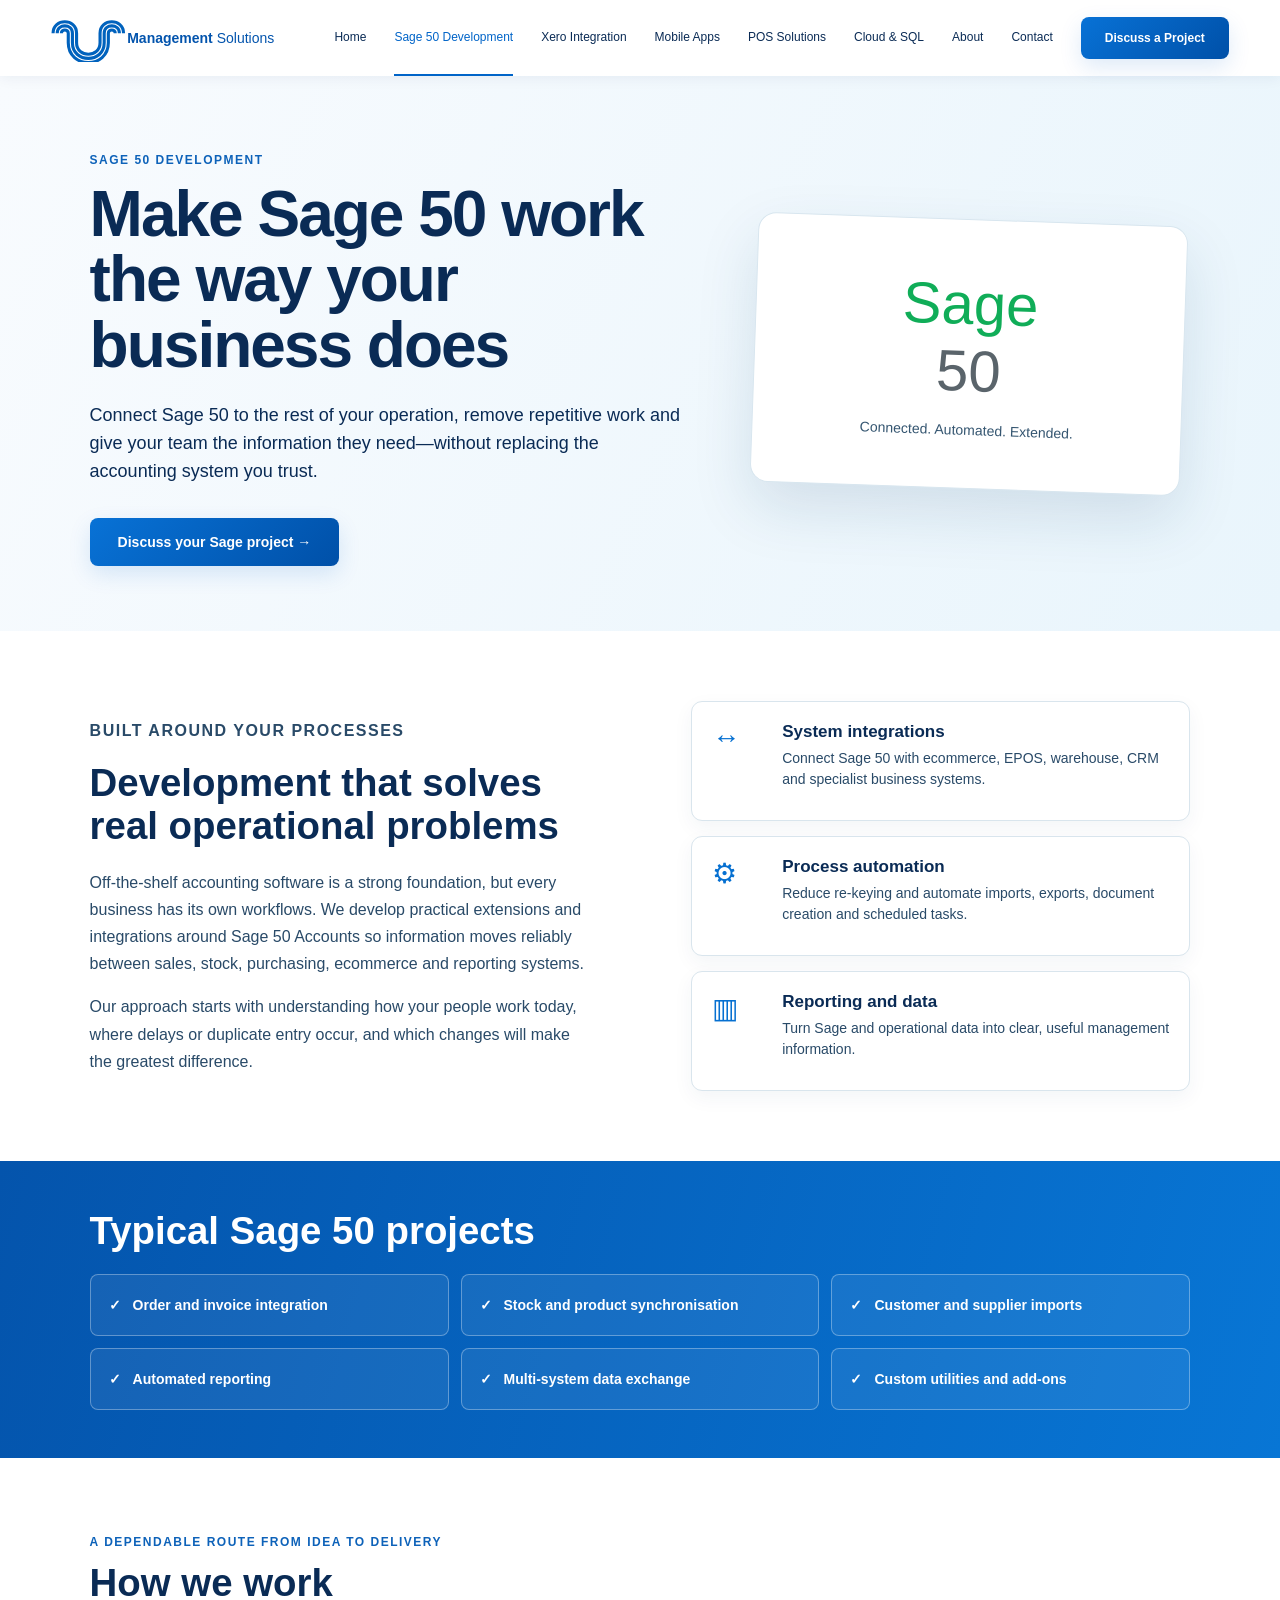
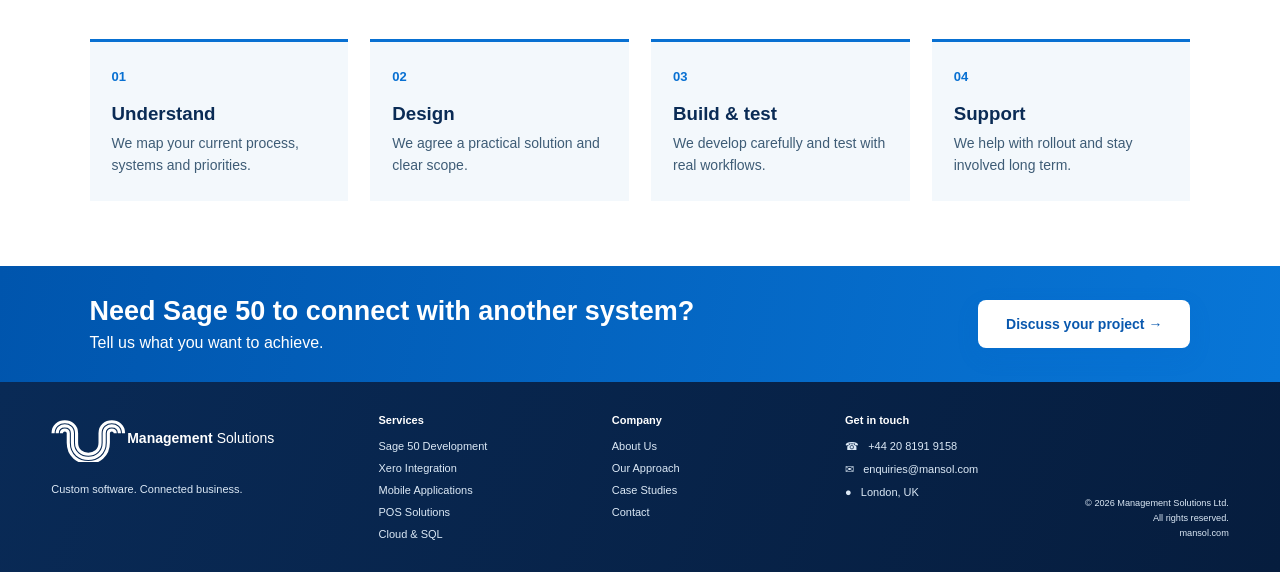
<file: sage-50-development.html>
<!doctype html><html lang="en"><head><meta charset="utf-8"><meta name="viewport" content="width=device-width,initial-scale=1"><meta name="description" content="Bespoke Sage 50 development, integrations and automation from Management Solutions."><title>Sage 50 Development | Management Solutions</title><link rel="stylesheet" href="styles.css"><link rel="stylesheet" href="pages.css"></head><body data-page="sage"><div id="site-header"></div><main><section class="inner-hero"><div><p class="eyebrow">Sage 50 development</p><h1>Make Sage 50 work the way your business does</h1><p>Connect Sage 50 to the rest of your operation, remove repetitive work and give your team the information they need—without replacing the accounting system you trust.</p><a class="button" href="discuss-project.html">Discuss your Sage project →</a></div><div class="hero-symbol sage-symbol">Sage <b>50</b><small>Connected. Automated. Extended.</small></div></section><section class="content-section split"><div><p class="eyebrow">Built around your processes</p><h2>Development that solves real operational problems</h2><p>Off-the-shelf accounting software is a strong foundation, but every business has its own workflows. We develop practical extensions and integrations around Sage 50 Accounts so information moves reliably between sales, stock, purchasing, ecommerce and reporting systems.</p><p>Our approach starts with understanding how your people work today, where delays or duplicate entry occur, and which changes will make the greatest difference.</p></div><div class="feature-list"><article><i>↔</i><div><h3>System integrations</h3><p>Connect Sage 50 with ecommerce, EPOS, warehouse, CRM and specialist business systems.</p></div></article><article><i>⚙</i><div><h3>Process automation</h3><p>Reduce re-keying and automate imports, exports, document creation and scheduled tasks.</p></div></article><article><i>▥</i><div><h3>Reporting and data</h3><p>Turn Sage and operational data into clear, useful management information.</p></div></article></div></section><section class="blue-band"><h2>Typical Sage 50 projects</h2><div class="mini-grid"><span>Order and invoice integration</span><span>Stock and product synchronisation</span><span>Customer and supplier imports</span><span>Automated reporting</span><span>Multi-system data exchange</span><span>Custom utilities and add-ons</span></div></section><section class="process-section"><p class="eyebrow">A dependable route from idea to delivery</p><h2>How we work</h2><div class="steps"><article><b>01</b><h3>Understand</h3><p>We map your current process, systems and priorities.</p></article><article><b>02</b><h3>Design</h3><p>We agree a practical solution and clear scope.</p></article><article><b>03</b><h3>Build & test</h3><p>We develop carefully and test with real workflows.</p></article><article><b>04</b><h3>Support</h3><p>We help with rollout and stay involved long term.</p></article></div></section><section class="page-cta"><div><h2>Need Sage 50 to connect with another system?</h2><p>Tell us what you want to achieve.</p></div><a class="button button-white" href="discuss-project.html">Discuss your project →</a></section></main><div id="site-footer"></div><script src="site-shell.js"></script></body></html>
</file>
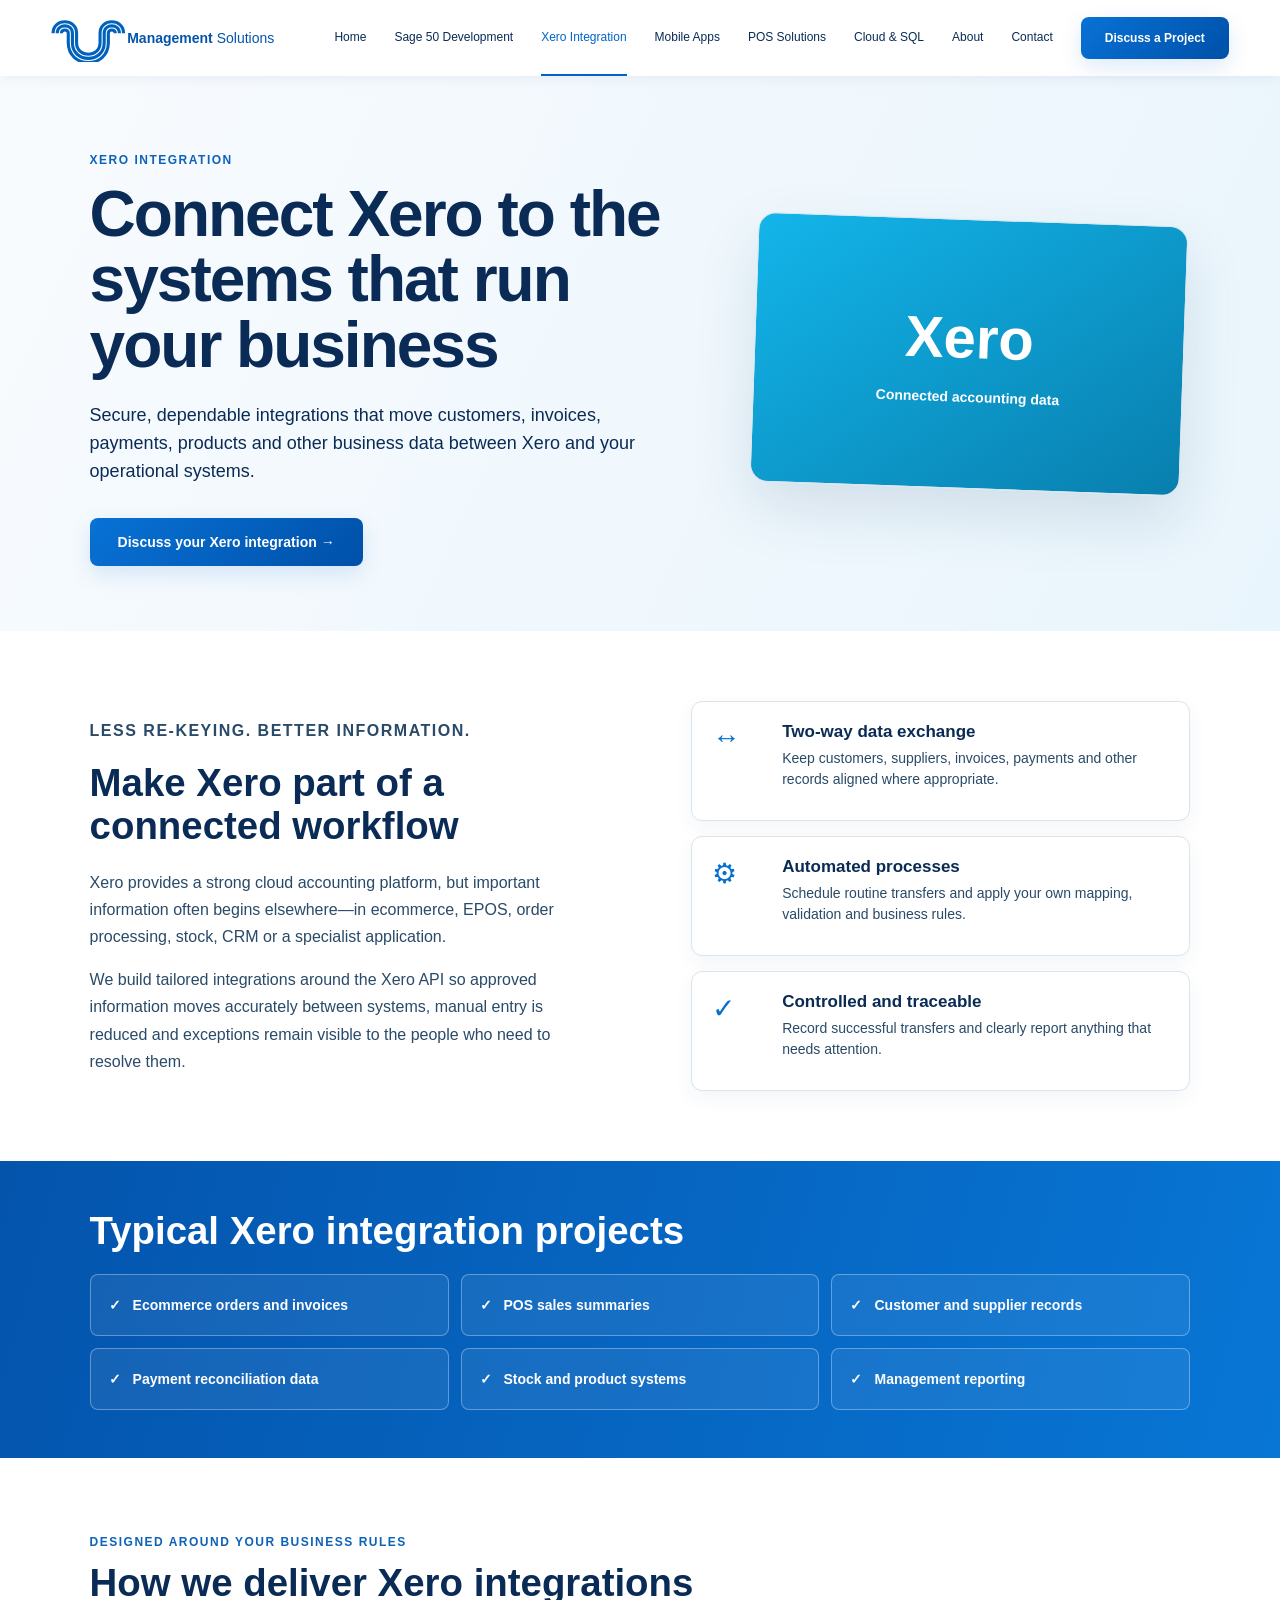
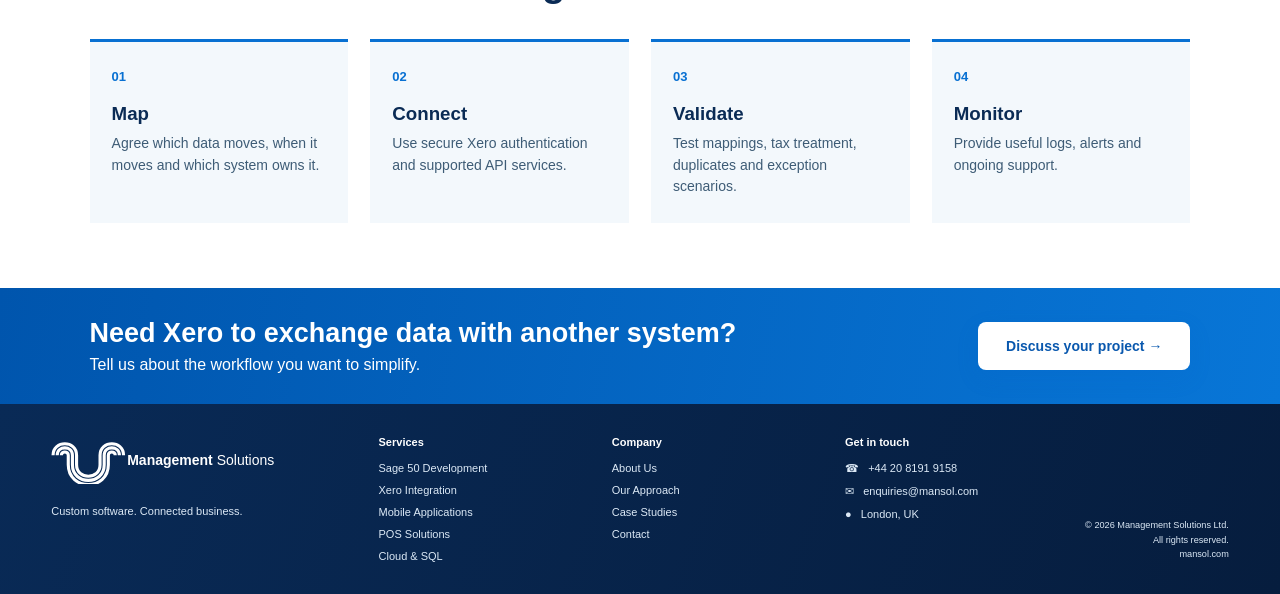
<file: xero-integration.html>
<!doctype html><html lang="en"><head><meta charset="utf-8"><meta name="viewport" content="width=device-width,initial-scale=1"><meta name="description" content="Bespoke Xero integrations and automation from Management Solutions."><title>Xero Integration | Management Solutions</title><link rel="stylesheet" href="styles.css"><link rel="stylesheet" href="pages.css"><style>.xero-symbol{background:linear-gradient(145deg,#13b5ea,#087fae);color:#fff;font-weight:700}.xero-symbol small{color:#fff}</style></head><body data-page="xero"><div id="site-header"></div><main><section class="inner-hero"><div><p class="eyebrow">Xero integration</p><h1>Connect Xero to the systems that run your business</h1><p>Secure, dependable integrations that move customers, invoices, payments, products and other business data between Xero and your operational systems.</p><a class="button" href="discuss-project.html">Discuss your Xero integration →</a></div><div class="hero-symbol xero-symbol">Xero<small>Connected accounting data</small></div></section><section class="content-section split"><div><p class="eyebrow">Less re-keying. Better information.</p><h2>Make Xero part of a connected workflow</h2><p>Xero provides a strong cloud accounting platform, but important information often begins elsewhere—in ecommerce, EPOS, order processing, stock, CRM or a specialist application.</p><p>We build tailored integrations around the Xero API so approved information moves accurately between systems, manual entry is reduced and exceptions remain visible to the people who need to resolve them.</p></div><div class="feature-list"><article><i>↔</i><div><h3>Two-way data exchange</h3><p>Keep customers, suppliers, invoices, payments and other records aligned where appropriate.</p></div></article><article><i>⚙</i><div><h3>Automated processes</h3><p>Schedule routine transfers and apply your own mapping, validation and business rules.</p></div></article><article><i>✓</i><div><h3>Controlled and traceable</h3><p>Record successful transfers and clearly report anything that needs attention.</p></div></article></div></section><section class="blue-band"><h2>Typical Xero integration projects</h2><div class="mini-grid"><span>Ecommerce orders and invoices</span><span>POS sales summaries</span><span>Customer and supplier records</span><span>Payment reconciliation data</span><span>Stock and product systems</span><span>Management reporting</span></div></section><section class="process-section"><p class="eyebrow">Designed around your business rules</p><h2>How we deliver Xero integrations</h2><div class="steps"><article><b>01</b><h3>Map</h3><p>Agree which data moves, when it moves and which system owns it.</p></article><article><b>02</b><h3>Connect</h3><p>Use secure Xero authentication and supported API services.</p></article><article><b>03</b><h3>Validate</h3><p>Test mappings, tax treatment, duplicates and exception scenarios.</p></article><article><b>04</b><h3>Monitor</h3><p>Provide useful logs, alerts and ongoing support.</p></article></div></section><section class="page-cta"><div><h2>Need Xero to exchange data with another system?</h2><p>Tell us about the workflow you want to simplify.</p></div><a class="button button-white" href="discuss-project.html">Discuss your project →</a></section></main><div id="site-footer"></div><script src="site-shell.js"></script></body></html>
</file>
<file: styles.css>
:root{--navy:#082751;--blue:#0064c8;--bright:#0073df;--pale:#eef7fd;--line:#c8d8e8;--text:#0a2b55;--white:#fff}*{box-sizing:border-box}html{scroll-behavior:smooth}body{margin:0;font-family:Inter,Arial,sans-serif;color:var(--text);background:#fff}a{color:inherit;text-decoration:none}.sr-only{position:absolute;clip:rect(0,0,0,0)}.site-header{height:76px;display:flex;align-items:center;padding:0 clamp(24px,4vw,58px);gap:28px;background:#fff;position:sticky;top:0;z-index:50;box-shadow:0 1px 14px #09275112}.brand{display:flex;align-items:center;white-space:nowrap;font-size:14px;color:#0354ad}.brand-mark{width:76px;height:48px;fill:none;stroke:#0062bd;stroke-width:4.5}.brand b{font-weight:800}.main-nav{margin-left:auto;display:flex;align-self:stretch;gap:28px;font-size:12px}.main-nav a{display:flex;align-items:center;border-bottom:2px solid transparent}.main-nav a:hover,.main-nav a.active{color:#0064c8;border-color:#0064c8}.button{display:inline-flex;align-items:center;justify-content:center;gap:16px;background:linear-gradient(135deg,#0872d6,#0050a8);color:white;padding:16px 28px;border-radius:8px;font-weight:700;font-size:14px;box-shadow:0 8px 22px #0064c822;transition:.2s}.button:hover{transform:translateY(-2px)}.header-cta{padding:14px 24px;font-size:12px}.menu-toggle{display:none;background:none;border:0;padding:8px}.menu-toggle span:not(.sr-only){display:block;width:27px;height:2px;background:var(--navy);margin:5px}.hero{min-height:560px;display:grid;grid-template-columns:42% 58%;background:linear-gradient(90deg,#f8fbfe 0,#f7fbfd 38%,#e9f4fb 65%,#fdfefe);overflow:hidden}.hero-copy{padding:56px 0 36px clamp(24px,4.2vw,62px);position:relative;z-index:2}.eyebrow{text-transform:uppercase;letter-spacing:1.5px;font-size:12px;font-weight:600;color:#0d62b9}.hero h1{font-size:clamp(44px,4.7vw,69px);line-height:.98;letter-spacing:-2.5px;margin:18px 0 24px;color:#092955}.lead{font-size:18px;line-height:1.45;max-width:590px}.actions{display:flex;gap:18px;margin:26px 0 32px}.button-outline{background:#fff;color:#0759b3;border:1px solid #096bd2;box-shadow:none}.hero-points{display:flex;gap:38px;color:#0062bd}.hero-points>span{display:flex;align-items:center;gap:12px;font-size:26px}.hero-points small{font-size:12px;line-height:1.3;color:var(--text)}.hero-visual{position:relative;min-height:560px;background:radial-gradient(circle at 80% 30%,#fff8,transparent 22%),linear-gradient(120deg,#d8e7ef88,#f8fbfd66);}.hero-visual:before{content:"";position:absolute;inset:0;background:repeating-linear-gradient(90deg,#c7deec20 0 5px,transparent 5px 90px);filter:blur(8px)}.monitor{position:absolute;width:55%;height:58%;top:45px;left:13%;background:#253644;border:9px solid #263846;border-radius:7px;box-shadow:0 18px 26px #1238}.monitor .screen{height:100%;background:#edf3f7;display:flex}.sage{width:25%;background:#213b4b;color:#23c766;font-size:18px;padding:20px 12px}.dashboard{padding:22px 14px;font-size:10px;flex:1}.stats{display:flex;gap:7px;margin:15px 0}.stats span{background:#fff;padding:12px 8px;flex:1;color:#567}.stats strong{display:block;color:#123;font-size:13px;margin-top:5px}.chart{height:90px;background:#fff;display:flex;align-items:end;gap:7px;padding:10px}.chart i{width:12%;background:#3b9de0;height:25%}.chart i:nth-child(2){height:42%}.chart i:nth-child(3){height:58%}.chart i:nth-child(4){height:40%}.chart i:nth-child(5){height:69%}.chart i:nth-child(6){height:78%}.chart i:nth-child(7){height:92%}.stand{width:25%;height:90px;background:linear-gradient(90deg,#48565c,#a5b0b4,#45535a);position:absolute;left:37.5%;top:100%;clip-path:polygon(38% 0,62% 0,70% 80%,100% 93%,100% 100%,0 100%,0 93%,30% 80%)}.handheld{position:absolute;width:118px;height:300px;bottom:18px;left:8%;background:#222f34;border:10px solid #27383e;border-radius:20px;transform:rotate(-2deg);box-shadow:0 16px 25px #1238}.device-screen{background:#f1f5f7;height:215px;color:#15334c;font-size:9px;padding:0 6px}.device-screen b{display:block;background:#0966ba;color:#fff;margin:0 -6px 10px;padding:13px 8px}.device-screen span{display:block;padding:9px 0;border-bottom:1px solid #c9d3da}.pos{position:absolute;width:290px;height:210px;right:2%;bottom:18px;background:#222e33;border:11px solid #26353b;border-radius:13px;transform:skewY(-1deg);box-shadow:0 18px 25px #1238}.pos-screen{background:#eaf0f2;height:100%;padding:12px}.tiles{display:grid;grid-template-columns:repeat(3,1fr);height:105px}.tiles b{display:grid;place-items:center;color:#fff;font-size:9px;background:#845c96;border:1px solid #fff6}.tiles b:nth-child(2){background:#277cb3}.tiles b:nth-child(3){background:#3b9b66}.tiles b:nth-child(4){background:#b36259}.tiles b:nth-child(5){background:#b2b5ae}.tiles b:nth-child(6){background:#6f777b}.pos-screen>strong{display:block;text-align:right;margin:10px}.pos-screen em{float:right;background:#48a96d;color:white;padding:8px 35px;font-style:normal}.scribble{font-family:Kalam,cursive;color:#0065c5;font-size:24px;font-weight:700;transform:rotate(-6deg);line-height:1.15}.scribble i{display:block;width:75px;border-bottom:3px solid;margin:7px auto;transform:rotate(-12deg)}.hero-note{position:absolute;right:5%;top:35px}.service-strip{display:flex;justify-content:center;gap:0;padding:22px 4%;background:linear-gradient(90deg,#eef7fd,#fff,#eef7fd);border-block:1px solid #e5eef5}.service-strip span{padding:0 40px;border-right:1px solid #aebfce;color:#0964bd;font-size:22px}.service-strip span:last-child{border:0}.service-strip b{font-size:12px;color:#254364;margin-left:14px}.section{padding:34px clamp(24px,4vw,58px)}.services{display:grid;grid-template-columns:repeat(3,1fr);gap:26px}.services article{border:1px solid #d9e4ec;border-radius:10px;overflow:hidden;box-shadow:0 6px 18px #0b396011;background:#fff}.card-art{height:180px;position:relative;overflow:hidden;background:linear-gradient(140deg,#dbeaf0,#f7f9f8)}.card-art:after{content:"";position:absolute;inset:0;background:radial-gradient(circle at 85% 35%,#8bb07255,transparent 20%)}.laptop{position:absolute;width:55%;height:70%;background:#263542;border:7px solid #263542;border-radius:6px;left:22%;top:24%;transform:perspective(500px) rotateX(-3deg) rotateY(3deg);z-index:2}.laptop span{display:grid;place-items:center;height:100%;background:#eaf3f6;color:#23b65d;font-size:26px}.mobile-art{background:linear-gradient(90deg,#c6a273,#8f653e 45%,#bd925e)}.mini-handheld{position:absolute;z-index:2;left:42%;top:8px;height:190px;width:90px;border:9px solid #1d2d34;border-radius:14px;background:#0965b5;color:#fff;text-align:center;padding-top:14px;font-size:11px}.mini-handheld small{display:block;text-align:left;background:#f3f7f8;color:#17405d;margin-top:12px;padding:12px 7px;line-height:2.6}.pos-art{background:linear-gradient(120deg,#d9e8ed,#b5c7cb)}.mini-pos{position:absolute;z-index:2;width:190px;height:125px;background:#26343a;border:8px solid #26343a;right:14%;top:26px;display:grid;grid-template-columns:repeat(3,1fr);transform:skewY(-4deg);color:#fff;font-size:9px}.mini-pos span{display:grid;place-items:center;background:#366f9d;border:1px solid #fff5}.mini-pos span:nth-child(4){background:#ad6357}.mini-pos b{display:grid;place-items:center;background:#4baa6b}.card-copy{padding:15px 18px 19px}.card-copy h2{font-size:20px;margin:0 0 8px}.card-copy p{font-size:14px;line-height:1.45;margin:0 0 10px}.card-copy a{font-weight:700;color:#0560bc;font-size:13px}.integration{background:linear-gradient(120deg,#f4f9fc,#e8f3fa);padding-top:28px}.integration>h2,.why>h2{font-size:28px;margin:10px 0}.integration>p:not(.eyebrow),.why>p{font-size:14px;margin:0;max-width:780px}.integration-map{display:grid;grid-template-columns:1.2fr .35fr 1.15fr .25fr 1.4fr .8fr;align-items:center;gap:10px;margin-top:30px}.node{background:#fff;border-radius:9px;padding:20px;text-align:center;box-shadow:0 5px 18px #16395510}.node strong,.node b,.node small{display:block}.sage-node strong{color:#20b65b;font-size:36px}.sage-node strong i{color:#5c6265;font-style:normal;font-weight:400}.sage-node b{margin-top:10px}.sage-node small,.node small{margin-top:4px}.hub{background:linear-gradient(135deg,#0571d5,#0453aa);color:white}.hub strong{font-size:34px}.map-arrow{font-size:35px;color:#0566c3;text-align:center}.outputs{display:grid;gap:9px}.outputs span{display:grid;grid-template-columns:30px 1fr;background:#fff;border-radius:8px;padding:9px 12px;box-shadow:0 4px 15px #16395510;color:#0963bd;font-size:20px}.outputs b,.outputs small{grid-column:2;display:block;color:var(--text);font-size:12px}.outputs small{font-size:9px;color:#607894}.map-note{text-align:center;font-size:21px}.why{padding-block:24px 34px}.why-grid{display:grid;grid-template-columns:repeat(4,1fr);margin-top:28px}.why-grid>div{display:grid;grid-template-columns:50px 1fr;padding:0 24px;border-right:1px solid #dce6ee}.why-grid>div:first-child{padding-left:0}.why-grid>div:last-child{border:0}.why-grid i{grid-row:1/3;font-style:normal;font-size:26px;color:#0665c0}.why-grid b{font-size:13px}.why-grid p{font-size:12px;line-height:1.45;color:#355474}.cta{background:linear-gradient(100deg,#0057b1,#0074d7);color:#fff;padding:24px clamp(24px,4vw,58px);display:flex;align-items:center;justify-content:space-between;position:relative;overflow:hidden}.cta:after{content:"";position:absolute;width:180px;height:180px;border:2px solid #fff4;border-radius:50%;right:2%;top:10px;box-shadow:0 0 0 20px #fff1,0 0 0 40px #fff1}.cta h2{font-size:25px;margin:0 0 8px}.cta p{margin:0}.button-white{background:#fff;color:#0958ae;position:relative;z-index:2}footer{background:linear-gradient(110deg,#092a56,#061d3e);color:#dce9f6;padding:32px clamp(24px,4vw,58px);display:grid;grid-template-columns:1.5fr repeat(3,1fr) .8fr;gap:45px;font-size:11px}footer>div{display:flex;flex-direction:column;gap:10px}footer>div>b{color:#fff;margin-bottom:4px}.footer-brand{color:#fff}.footer-brand .brand-mark{stroke:#fff}footer small{text-align:right;align-self:end;line-height:1.6}.menu-open{overflow:hidden}
@media(max-width:1050px){.main-nav{gap:14px}.main-nav a:nth-child(6){display:none}.hero{grid-template-columns:48% 52%}.hero h1{font-size:50px}.pos{width:235px}.hero-note{display:none}.service-strip span{padding-inline:22px}.integration-map{grid-template-columns:1fr .25fr 1fr .2fr 1.3fr}.map-note{display:none}footer{grid-template-columns:1.4fr repeat(3,1fr)}footer small{grid-column:1/-1}}
@media(max-width:760px){.site-header{height:66px;padding:0 18px}.brand-mark{width:61px}.brand{font-size:12px}.menu-toggle{display:block;margin-left:auto;z-index:61}.header-cta{display:none}.main-nav{display:none;position:fixed;inset:66px 0 0;background:#fff;padding:22px;flex-direction:column;align-items:stretch;gap:0;z-index:60}.main-nav.open{display:flex}.main-nav a{padding:17px 5px;border-bottom:1px solid #dde8f0;font-size:15px}.hero{display:flex;flex-direction:column;min-height:0}.hero-copy{padding:38px 22px 24px}.hero h1{font-size:43px;line-height:1.02;letter-spacing:-1.8px}.lead{font-size:16px}.actions{flex-direction:column;align-items:stretch}.hero-points{justify-content:space-between;gap:8px}.hero-points>span{font-size:20px;gap:5px}.hero-points small{font-size:9px}.hero-visual{min-height:390px;order:2}.monitor{width:76%;height:55%;left:12%;top:25px}.handheld{height:230px;width:91px;left:6%;bottom:7px;border-width:7px}.device-screen{height:164px;font-size:7px}.device-screen span{padding:6px 0}.pos{width:190px;height:145px;right:2%;bottom:8px;border-width:8px}.tiles{height:75px}.pos-screen{padding:7px}.pos-screen>strong{font-size:10px;margin:4px}.pos-screen em{padding:5px 20px;font-size:10px}.stand{height:60px}.service-strip{overflow-x:auto;justify-content:flex-start;padding:16px 10px}.service-strip span{min-width:max-content;padding:0 18px}.services{grid-template-columns:1fr;padding:24px 18px;gap:18px}.card-art{height:165px}.integration{padding:30px 20px}.integration-map{grid-template-columns:1fr;gap:14px}.map-arrow{transform:rotate(90deg)}.outputs{width:100%}.why{padding:28px 20px}.why-grid{grid-template-columns:1fr;gap:22px}.why-grid>div{border:0;padding:0}.cta{display:block;padding:28px 20px}.cta h2{font-size:22px;line-height:1.25}.cta .button{margin-top:20px;width:100%}footer{grid-template-columns:1fr 1fr;padding:30px 20px;gap:28px}footer>div:first-child{grid-column:1/-1}footer small{grid-column:1/-1;text-align:left}.scribble{display:none}}
@media(max-width:400px){.brand span{max-width:100px;white-space:normal;line-height:1.05}.hero h1{font-size:38px}.hero-visual{min-height:355px}.monitor{width:82%;left:9%}.pos{width:168px}.service-strip b{margin-left:7px}}
@media(prefers-reduced-motion:reduce){html{scroll-behavior:auto}.button{transition:none}}
.back-link{margin-left:auto;color:#075db7;font-weight:700;font-size:13px}.project-page{min-height:calc(100vh - 132px);display:grid;grid-template-columns:minmax(320px,.85fr) minmax(520px,1.15fr);gap:clamp(35px,6vw,90px);padding:58px clamp(24px,7vw,110px);background:linear-gradient(120deg,#eef7fd 0,#f9fcfe 45%,#e7f3fb 100%)}.project-intro{padding-top:38px}.project-intro h1{font-size:clamp(42px,5vw,68px);line-height:1;letter-spacing:-2px;margin:15px 0 24px}.project-intro>p:not(.eyebrow){font-size:17px;line-height:1.65;max-width:570px}.contact-highlights{display:grid;gap:17px;margin-top:36px}.contact-highlights span{display:grid;grid-template-columns:38px 1fr;gap:2px 12px}.contact-highlights span:before{content:'✓';grid-row:1/3;display:grid;place-items:center;width:30px;height:30px;border-radius:50%;background:#0870d3;color:#fff;font-weight:800}.contact-highlights b{font-size:14px}.contact-highlights small{font-size:12px;color:#496681}.form-panel{background:#fff;border:1px solid #d7e4ed;border-radius:14px;padding:clamp(24px,4vw,46px);box-shadow:0 20px 55px #103d6920}.form-panel h2{font-size:27px;margin:0 0 7px}.form-note{font-size:12px;color:#60768b;margin:0 0 25px}.form-grid{display:grid;grid-template-columns:1fr 1fr;gap:20px}.form-grid label,.human-check label{font-size:12px;font-weight:700}.form-grid input,.form-grid select,.form-grid textarea,.human-check input{display:block;width:100%;border:1px solid #b9cbda;border-radius:7px;background:#fbfdff;color:#0a2b55;padding:13px 14px;font:inherit;margin-top:7px;outline:none}.form-grid textarea{resize:vertical;min-height:145px;line-height:1.5}.form-grid input:focus,.form-grid select:focus,.form-grid textarea:focus,.human-check input:focus{border-color:#0870d3;box-shadow:0 0 0 3px #0870d31c}.form-grid .full{grid-column:1/-1;position:relative}.count{display:block;text-align:right;color:#72869a;font-weight:400;margin-top:5px}.bot-field{position:absolute!important;left:-10000px!important;width:1px!important;height:1px!important;opacity:0!important}.human-check{margin:24px 0 18px;border:1px solid #c7d8e5;border-radius:8px;padding:15px 18px 18px;background:#f4f9fd}.human-check legend{font-size:13px;font-weight:800;padding:0 7px}.human-check p{font-size:12px;margin:0 0 10px}.human-check input{width:110px;background:#fff}.consent{display:flex;gap:10px;align-items:flex-start;font-size:12px;line-height:1.45}.consent input{margin-top:2px}.submit-button{border:0;cursor:pointer;margin-top:20px}.form-message{display:none;border-radius:7px;padding:12px 14px;margin-top:18px;font-size:13px}.form-message.error{display:block;background:#fff0f0;color:#a21f28;border:1px solid #eabfc2}.form-message.success{display:block;background:#ecf9f0;color:#176536;border:1px solid #bde2c8}.project-footer{min-height:56px;padding:17px clamp(24px,7vw,110px);display:flex;justify-content:space-between;align-items:center}.project-footer a{color:#fff}@media(max-width:850px){.project-page{grid-template-columns:1fr;padding:35px 22px}.project-intro{padding-top:0}.form-panel{padding:25px 20px}.back-link{font-size:0}.back-link:after{content:'← Home';font-size:13px}.project-footer{display:flex;flex-direction:column;align-items:flex-start;gap:8px}}@media(max-width:560px){.form-grid{grid-template-columns:1fr}.form-grid .full{grid-column:auto}.project-intro h1{font-size:42px}.project-page{gap:28px}.submit-button{width:100%}}
</file>
<file: home-pos.css>
.hero-visual .pos.home-pos-terminal {
  width: 320px;
  height: auto;
  padding: 7px;
  border: 7px solid #26353b;
  border-radius: 11px;
  background: #26353b;
  transform: perspective(700px) rotateY(-7deg) rotateZ(-1deg);
  overflow: hidden;
}
.sage-dashboard-monitor {
  overflow: visible;
}
.sage-dashboard-monitor > img {
  display: block;
  width: 100%;
  height: 100%;
  object-fit: cover;
  object-position: left top;
  border-radius: 2px;
}
.home-pos-terminal img {
  display: block;
  width: 100%;
  height: auto;
  border-radius: 4px;
}
.pos-art.pos-photo {
  background: #24333a;
}
.pos-art.pos-photo::after {
  display: none;
}
.pos-art.pos-photo img {
  width: 100%;
  height: 100%;
  object-fit: cover;
  object-position: center;
}
.propos-card-link {
  display: block;
}
.propos-card-link img {
  transition: transform .25s ease;
}
.propos-card-link:hover img,
.propos-card-link:focus-visible img {
  transform: scale(1.025);
}
.card-copy .external-card-link {
  margin-left: 16px;
}
@media(max-width:420px){.card-copy .external-card-link{display:block;margin:8px 0 0}}
@media(max-width:1050px){.hero-visual .pos.home-pos-terminal{width:255px}}
@media(max-width:760px){.hero-visual .pos.home-pos-terminal{width:205px;height:auto;padding:4px;border-width:5px}}
@media(max-width:400px){.hero-visual .pos.home-pos-terminal{width:180px}}
</file>
<file: mobile-screen.css>
.phone-symbol.mobile-preview {
  position: relative;
  width: 246px;
  min-height: 470px;
  padding: 0;
  border: 11px solid #152a35;
  border-radius: 30px;
  background: #f4f8fb;
  box-shadow: 0 28px 55px rgba(4, 35, 66, .28);
  color: #123653;
  transform: rotate(2deg);
  overflow: hidden;
}
.mobile-preview::before {
  content: "";
  position: absolute;
  top: 7px;
  left: 50%;
  width: 64px;
  height: 6px;
  border-radius: 8px;
  background: #091820;
  transform: translateX(-50%);
  z-index: 3;
}
.mobile-status {
  width: 100%;
  display: flex;
  justify-content: space-between;
  padding: 9px 13px 7px;
  background: #063e77;
  color: #dcebfa;
  font-size: 9px;
  font-weight: 700;
}
.mobile-appbar {
  width: 100%;
  display: flex;
  align-items: center;
  gap: 10px;
  padding: 17px 15px 15px;
  background: linear-gradient(135deg, #0874d7, #0553a8);
  color: #fff;
  box-shadow: 0 6px 15px rgba(0, 76, 150, .22);
}
.mobile-appbar i {
  display: grid;
  place-items: center;
  width: 31px;
  height: 31px;
  border-radius: 9px;
  background: rgba(255,255,255,.18);
  font-style: normal;
  font-size: 16px;
}
.mobile-appbar strong {font-size: 14px;line-height: 1.1}
.mobile-appbar small {display: block;margin: 3px 0 0;color: #dceeff;font-size: 8px}
.mobile-summary {
  width: calc(100% - 24px);
  margin: 14px 12px 10px;
  padding: 13px;
  border: 1px solid #d5e4ef;
  border-radius: 11px;
  background: #fff;
  box-shadow: 0 7px 18px rgba(17, 65, 103, .08);
}
.mobile-summary>small {display:block;margin:0;color:#668099;font-size:8px;text-transform:uppercase;letter-spacing:.7px}
.mobile-summary>b {display:block;margin:4px 0 10px;color:#0b3154;font-size:16px}
.mobile-progress {display:grid;grid-template-columns:1fr auto;align-items:center;gap:8px;font-size:8px;color:#4f6c85}
.mobile-progress i {display:block;height:7px;border-radius:5px;background:linear-gradient(90deg,#0a76d8 68%,#dbe8f1 68%);grid-column:1/-1}
.mobile-actions {width:100%;display:grid;gap:8px;padding:0 12px 12px}
.mobile-action {
  width: 100%;
  display: grid;
  grid-template-columns: 35px 1fr 12px;
  align-items: center;
  gap: 10px;
  padding: 10px;
  border: 1px solid #d9e5ee;
  border-radius: 10px;
  background: #fff;
  box-shadow: 0 4px 12px rgba(17, 65, 103, .06);
}
.mobile-action i {display:grid;place-items:center;width:35px;height:35px;border-radius:9px;background:#e7f3fd;color:#0767c0;font-style:normal;font-size:16px}
.mobile-action strong {display:block;color:#113957;font-size:10px}
.mobile-action small {display:block;margin:2px 0 0;color:#7890a4;font-size:7px}
.mobile-action em {color:#0b70ce;font-style:normal;font-size:14px}
.mobile-homebar {width:70px;height:4px;margin:0 auto 8px;border-radius:5px;background:#9fb2bf}
@media(max-width:620px){.phone-symbol.mobile-preview{width:224px;min-height:430px}.mobile-action{padding:8px}.mobile-summary{margin-top:11px}}
</file>
<file: home-mobile.css>
.hero-visual .home-mobile-device {
  position: absolute;
  left: 5%;
  bottom: 12px;
  z-index: 4;
  transform: scale(.64) rotate(-2deg);
  transform-origin: left bottom;
}
.mobile-art.stock-preview-art {
  background: linear-gradient(135deg,#dcebf4,#f5f9fc);
}
.mobile-art.stock-preview-art::after {
  display: none;
}
.card-mobile-device {
  position: absolute;
  left: 50%;
  bottom: -58px;
  z-index: 3;
  transform: translateX(-50%) scale(.52);
  transform-origin: center bottom;
}
.home-mobile-device.phone-symbol.mobile-preview,
.card-mobile-device.phone-symbol.mobile-preview {
  margin: 0;
}
.card-mobile-device.phone-symbol.mobile-preview {
  position: absolute;
}
@media(max-width:1050px){.hero-visual .home-mobile-device{left:2%;transform:scale(.57) rotate(-2deg)}}
@media(max-width:760px){.hero-visual .home-mobile-device{left:3%;bottom:4px;transform:scale(.46) rotate(-2deg)}.card-mobile-device{bottom:-70px;transform:translateX(-50%) scale(.48)}}
@media(max-width:400px){.hero-visual .home-mobile-device{transform:scale(.42) rotate(-2deg)}}
</file>
<file: pages.css>
.inner-hero{min-height:470px;display:grid;grid-template-columns:minmax(0,1.15fr) minmax(330px,.85fr);align-items:center;gap:60px;padding:65px clamp(24px,7vw,110px);background:linear-gradient(115deg,#f8fbfe,#e9f5fc);overflow:hidden}.inner-hero.compact{min-height:400px}.inner-hero h1,.contact-page h1{font-size:clamp(42px,5vw,66px);line-height:1.02;letter-spacing:-2px;margin:15px 0 24px}.inner-hero>div:first-child>p:not(.eyebrow){font-size:18px;line-height:1.55;max-width:700px}.inner-hero .button{margin-top:15px}.hero-symbol{justify-self:center;width:min(100%,430px);min-height:270px;border-radius:18px;background:#fff;box-shadow:0 25px 60px #123e6920;display:flex;flex-direction:column;align-items:center;justify-content:center;color:#10ad58;font-size:58px;transform:rotate(2deg);border:1px solid #d8e6ef}.hero-symbol small{display:block;margin-top:18px;font-size:14px;color:#345570}.sage-symbol b{font-weight:400;color:#5a646b}.phone-symbol{width:210px;min-height:350px;border:13px solid #263940;border-radius:27px;background:#f1f6f8;color:#fff;font-size:15px;justify-content:flex-start;overflow:hidden}.phone-symbol span{display:block;width:100%;background:#0966ba;padding:22px;text-align:center}.phone-symbol small{font-size:15px;color:#173b57;line-height:3.5;text-align:left;margin:12px 0}.till-symbol{display:grid;grid-template-columns:repeat(3,1fr);gap:3px;padding:38px;background:#26343a;transform:perspective(500px) rotateY(-5deg)}.till-symbol span{display:grid;place-items:center;align-self:stretch;background:#347aa7;color:#fff;font-size:14px}.till-symbol span:nth-child(4){background:#a85d56}.till-symbol b{display:grid;place-items:center;background:#42a767;color:#fff}.cloud-symbol{color:#0872d1;font-size:100px}.people-symbol,.case-symbol{background:linear-gradient(145deg,#0873d5,#044f9f);color:#fff}.people-symbol small,.case-symbol small{color:#fff}.content-section{padding:70px clamp(24px,7vw,110px)}.content-section.split{display:grid;grid-template-columns:1fr 1fr;gap:clamp(45px,8vw,110px)}.content-section h2,.process-section h2,.blue-band h2,.case-note h2{font-size:clamp(28px,3vw,40px);line-height:1.12;margin:12px 0 22px}.content-section p{font-size:16px;line-height:1.7;color:#294a68}.feature-list{display:grid;gap:15px}.feature-list article{display:grid;grid-template-columns:54px 1fr;gap:16px;padding:20px;border:1px solid #d9e5ed;border-radius:11px;background:#fff;box-shadow:0 7px 20px #103d690d}.feature-list i{font-style:normal;font-size:28px;color:#0670d1}.feature-list h3{margin:0 0 6px;font-size:17px}.feature-list p{margin:0;font-size:14px;line-height:1.5}.blue-band{padding:48px clamp(24px,7vw,110px);background:linear-gradient(105deg,#0454ac,#0876d5);color:#fff}.blue-band h2{margin-top:0}.mini-grid{display:grid;grid-template-columns:repeat(3,1fr);gap:12px}.mini-grid span,.mini-grid a{display:flex;align-items:center;min-height:62px;padding:15px 18px;border:1px solid #ffffff52;border-radius:8px;background:#ffffff12;font-weight:600;font-size:14px}.mini-grid span:before,.mini-grid a:before{content:'✓';margin-right:12px}.process-section{padding:65px clamp(24px,7vw,110px)}.steps{display:grid;grid-template-columns:repeat(4,1fr);gap:22px;margin-top:35px}.steps article{padding:25px 22px;border-top:3px solid #0870d2;background:#f3f8fc}.steps article>b{color:#0870d2;font-size:13px}.steps h3{margin:18px 0 8px}.steps p{font-size:14px;line-height:1.55;margin:0;color:#3e5c76}.page-cta{display:flex;align-items:center;justify-content:space-between;gap:30px;padding:30px clamp(24px,7vw,110px);background:linear-gradient(100deg,#0055ad,#0876d7);color:#fff}.page-cta h2{font-size:27px;margin:0 0 7px}.page-cta p{margin:0}.case-grid{padding:55px clamp(24px,7vw,110px);display:grid;grid-template-columns:repeat(3,1fr);gap:25px;background:#f6fafc}.case-grid article{padding:30px;border:1px solid #d6e3ec;background:#fff;border-radius:12px;box-shadow:0 8px 25px #123c6410}.case-tag{display:inline-block;padding:7px 10px;border-radius:20px;background:#e7f3fc;color:#0663bd;text-transform:uppercase;font-size:11px;font-weight:700}.case-grid h2{font-size:23px;line-height:1.2}.case-grid h3{font-size:14px;margin:24px 0 7px}.case-grid p,.case-grid li{font-size:14px;line-height:1.55;color:#35536d}.case-grid ul{padding-left:20px}.case-lead{font-weight:600;color:#153c60!important}.case-note{text-align:center;padding:45px 20px}.case-note p{max-width:720px;margin:auto;line-height:1.6}.contact-page{display:grid;grid-template-columns:1fr .9fr;gap:clamp(45px,8vw,110px);padding:70px clamp(24px,7vw,110px);background:linear-gradient(115deg,#f8fbfe,#e9f5fc)}.contact-page>div:first-child>p:not(.eyebrow){font-size:18px;line-height:1.6;max-width:620px}.contact-cards{display:grid;gap:12px;margin-top:35px}.contact-cards>a,.contact-cards>div{display:flex;align-items:center;gap:17px;padding:17px;border:1px solid #d1e0ea;border-radius:9px;background:#fff}.contact-cards i{font-style:normal;color:#0870d2;font-size:22px}.contact-cards span{display:flex;flex-direction:column;gap:4px}.contact-cards small{color:#4b6680}.contact-choice{background:#fff;border:1px solid #d7e4ed;border-radius:14px;padding:36px;box-shadow:0 20px 50px #103d6915;align-self:center}.contact-choice h2{font-size:28px;margin-top:0}.contact-choice p{font-size:15px;line-height:1.6}.contact-choice hr{border:0;border-top:1px solid #dce6ed;margin:30px 0}.text-link{color:#0867c1;font-weight:700}.contact-band a:hover{background:#ffffff26}@media(max-width:900px){.inner-hero{grid-template-columns:1fr;gap:30px}.hero-symbol{justify-self:start;max-width:390px}.content-section.split,.contact-page{grid-template-columns:1fr}.case-grid{grid-template-columns:1fr}.steps{grid-template-columns:1fr 1fr}.mini-grid{grid-template-columns:1fr 1fr}}@media(max-width:620px){.inner-hero{padding:42px 20px}.inner-hero h1,.contact-page h1{font-size:40px}.inner-hero>div:first-child>p:not(.eyebrow){font-size:16px}.hero-symbol{width:100%;min-height:220px}.phone-symbol{width:180px;min-height:300px;justify-self:center}.content-section,.process-section,.contact-page{padding:40px 20px}.content-section.split{gap:30px}.mini-grid,.steps{grid-template-columns:1fr}.page-cta{display:block;padding:28px 20px}.page-cta .button{width:100%;margin-top:20px}.case-grid{padding:30px 20px}.blue-band{padding:36px 20px}.contact-choice{padding:25px 20px}}
</file>
<file: pos-screen.css>
.pos-screen-graphic {
  margin: 0;
  justify-self: center;
  width: min(100%, 660px);
  padding: 12px;
  border: 1px solid #d3e2ec;
  border-radius: 16px;
  background: #fff;
  box-shadow: 0 25px 60px rgba(18, 62, 105, .22);
  transform: rotate(1deg);
}
.pos-screen-graphic img {
  display: block;
  width: 100%;
  height: auto;
  border-radius: 9px;
}
@media(max-width:900px){.pos-screen-graphic{justify-self:start;max-width:660px;transform:none}}
@media(max-width:620px){.pos-screen-graphic{padding:7px;border-radius:11px}}
</file>
